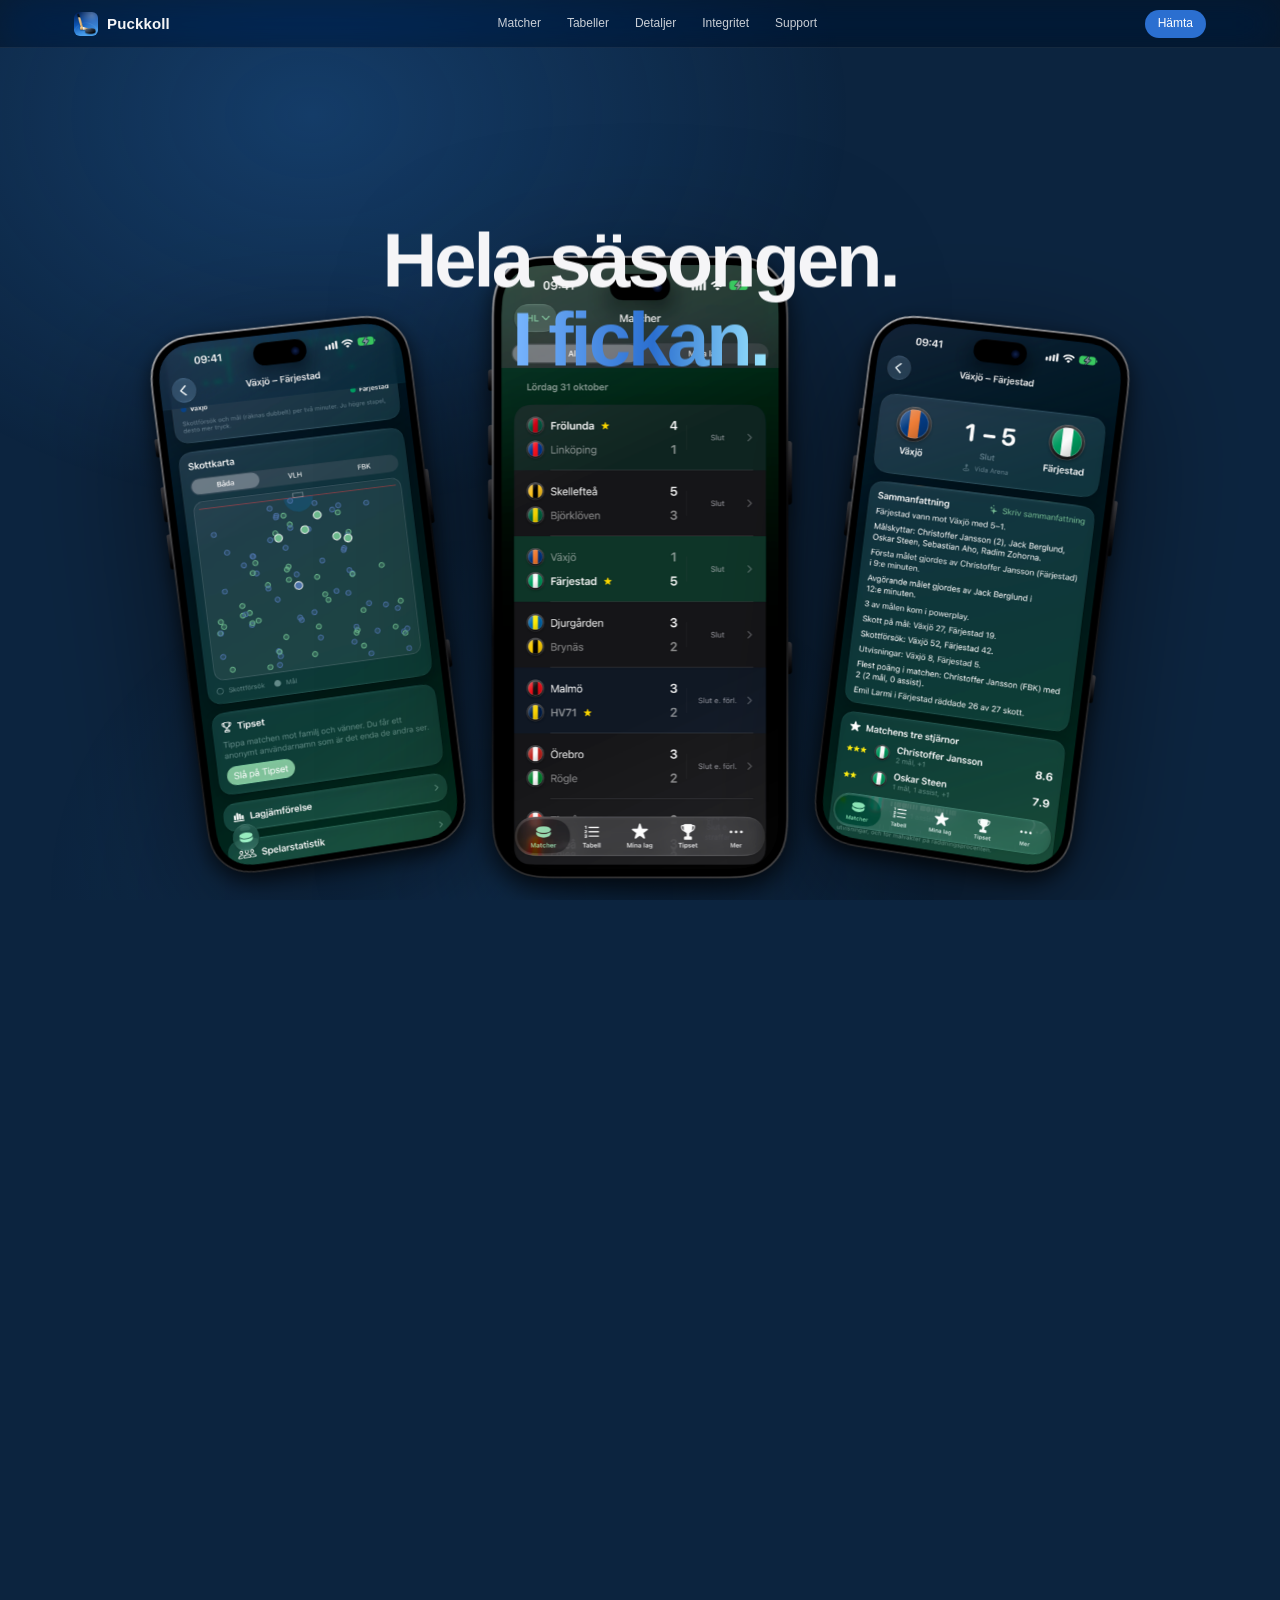
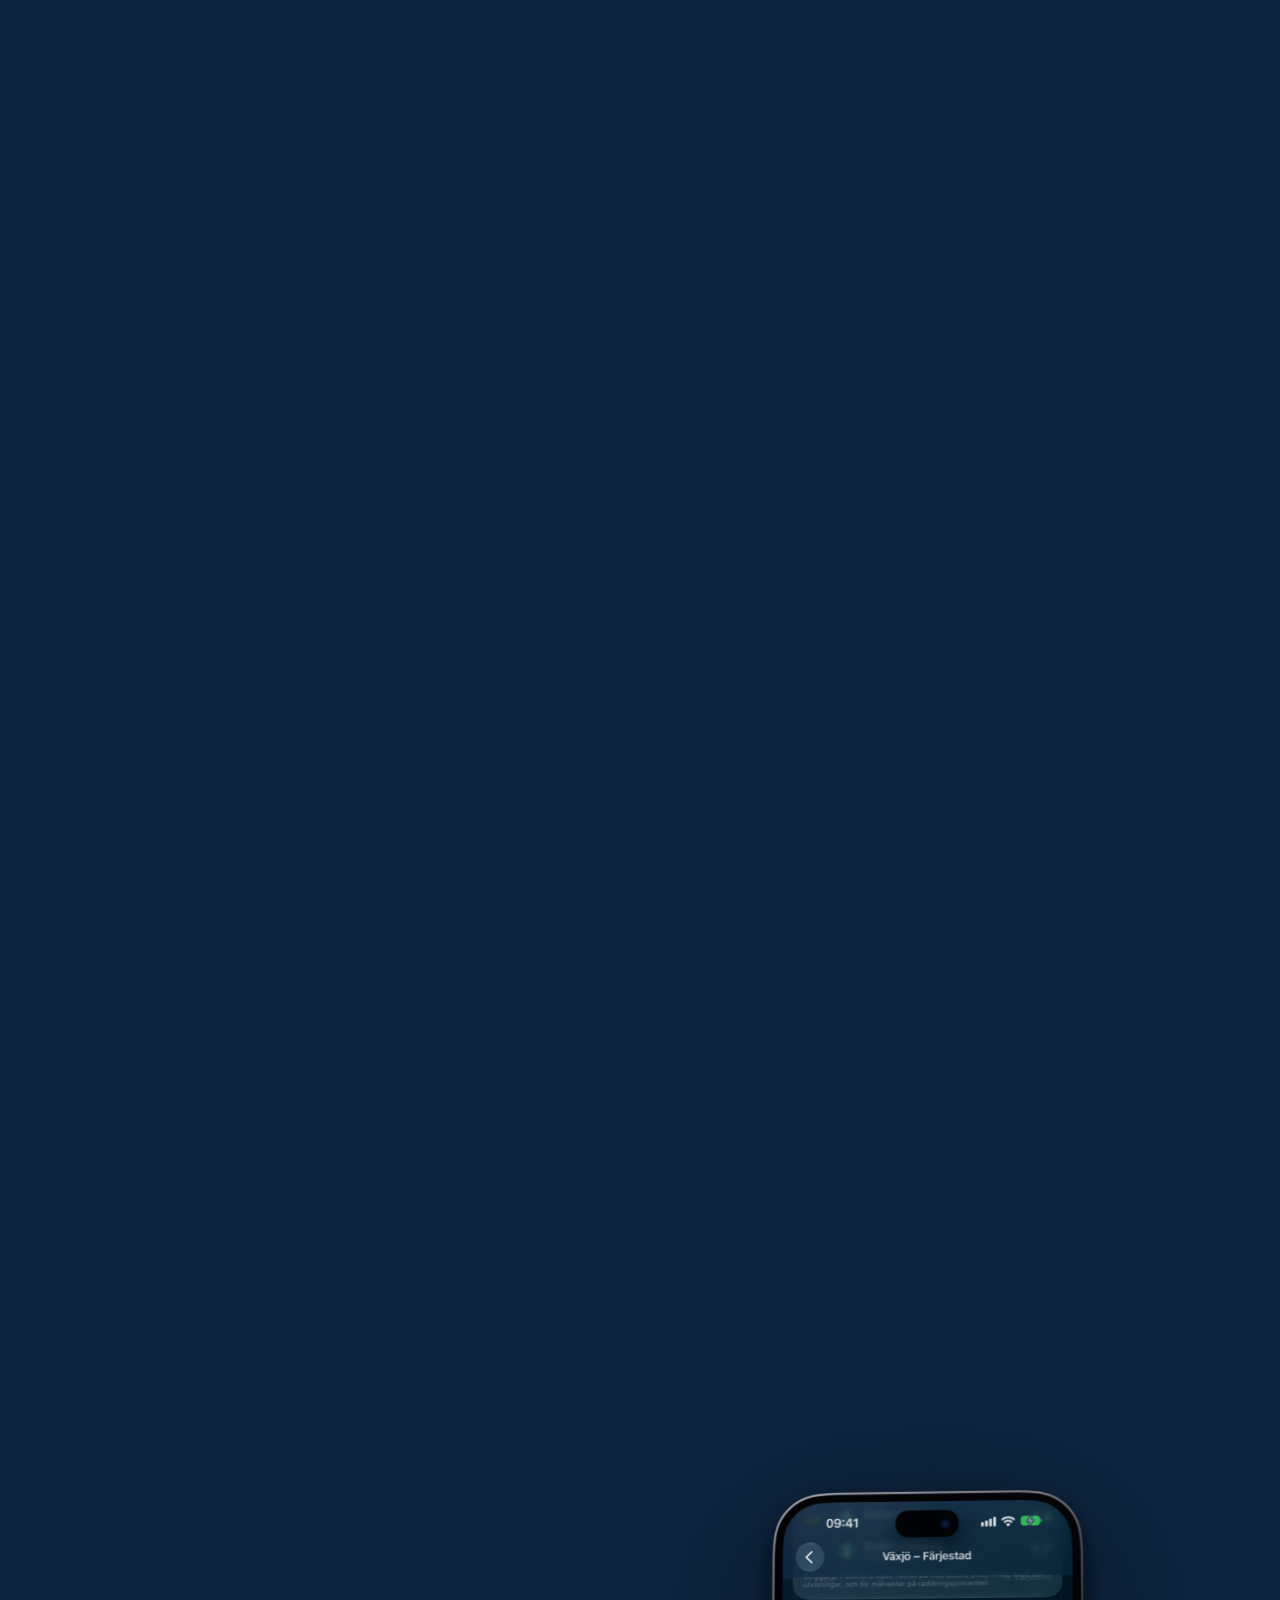
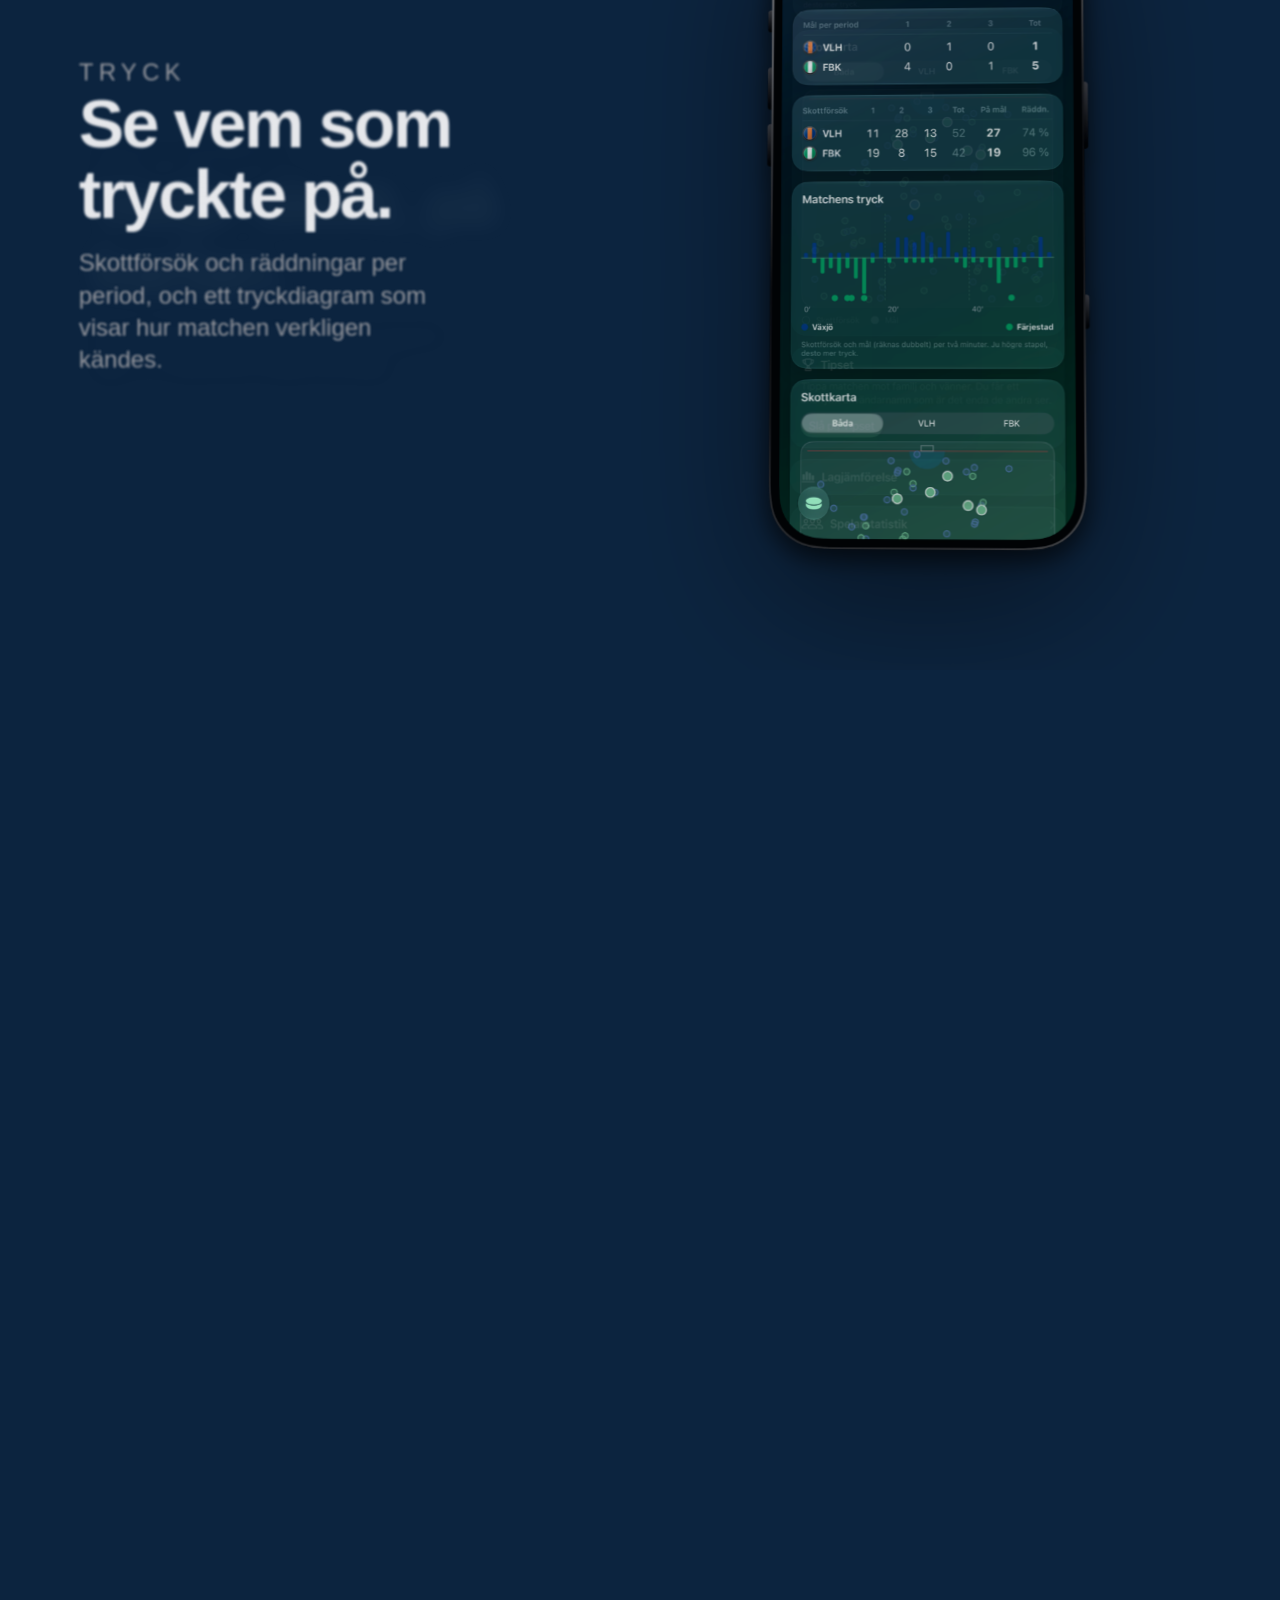
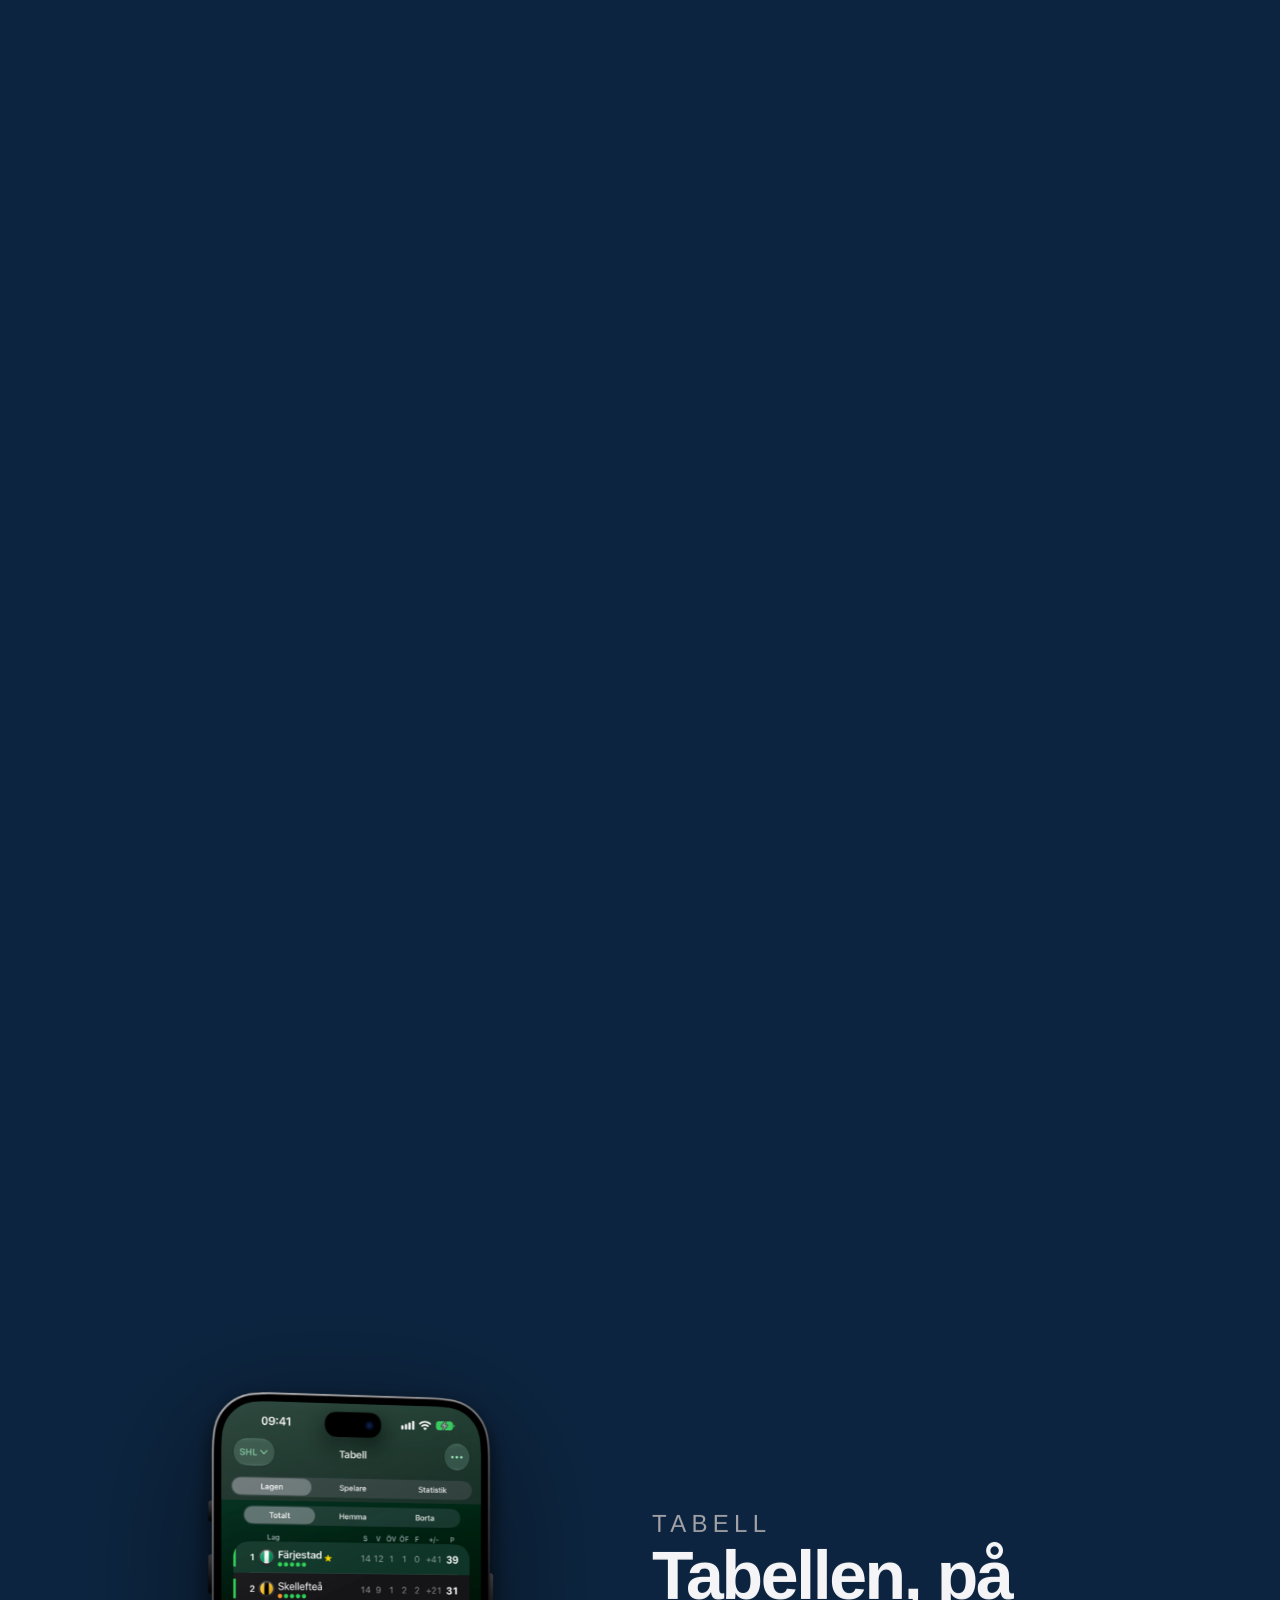
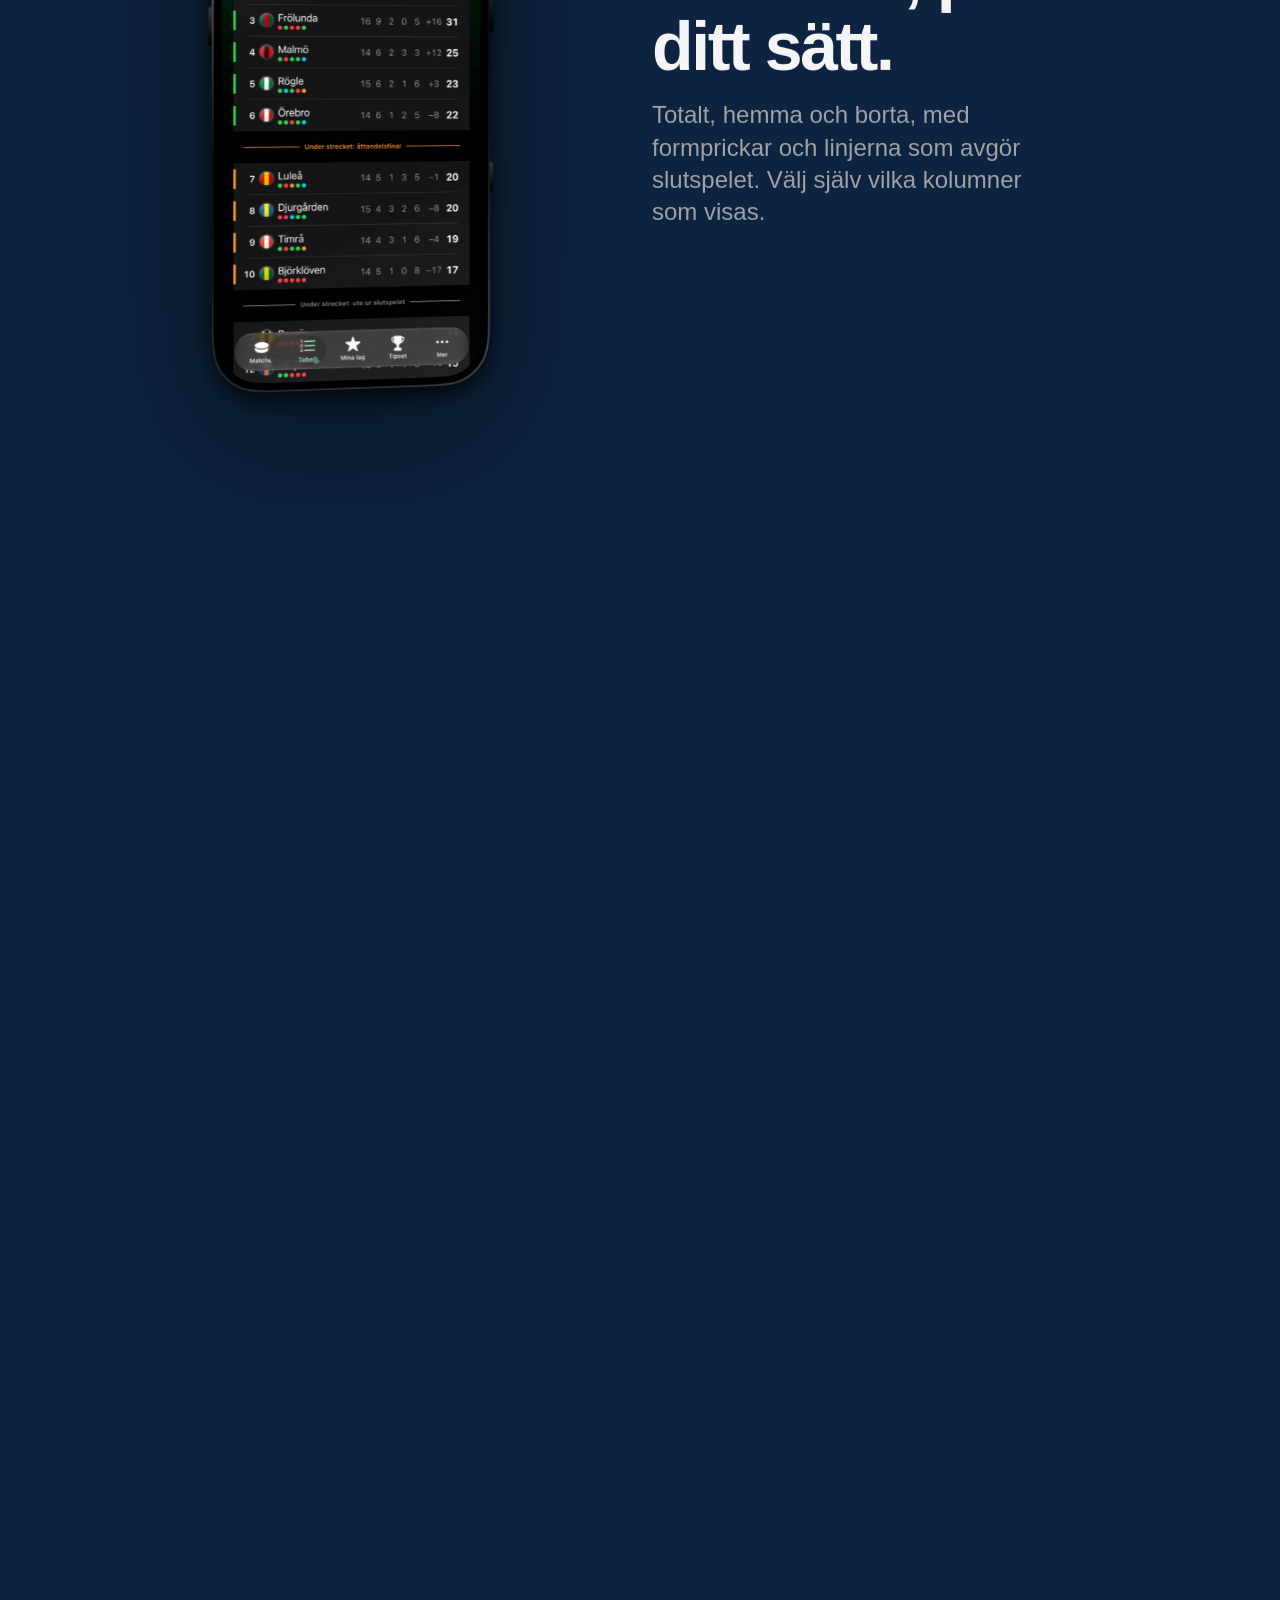
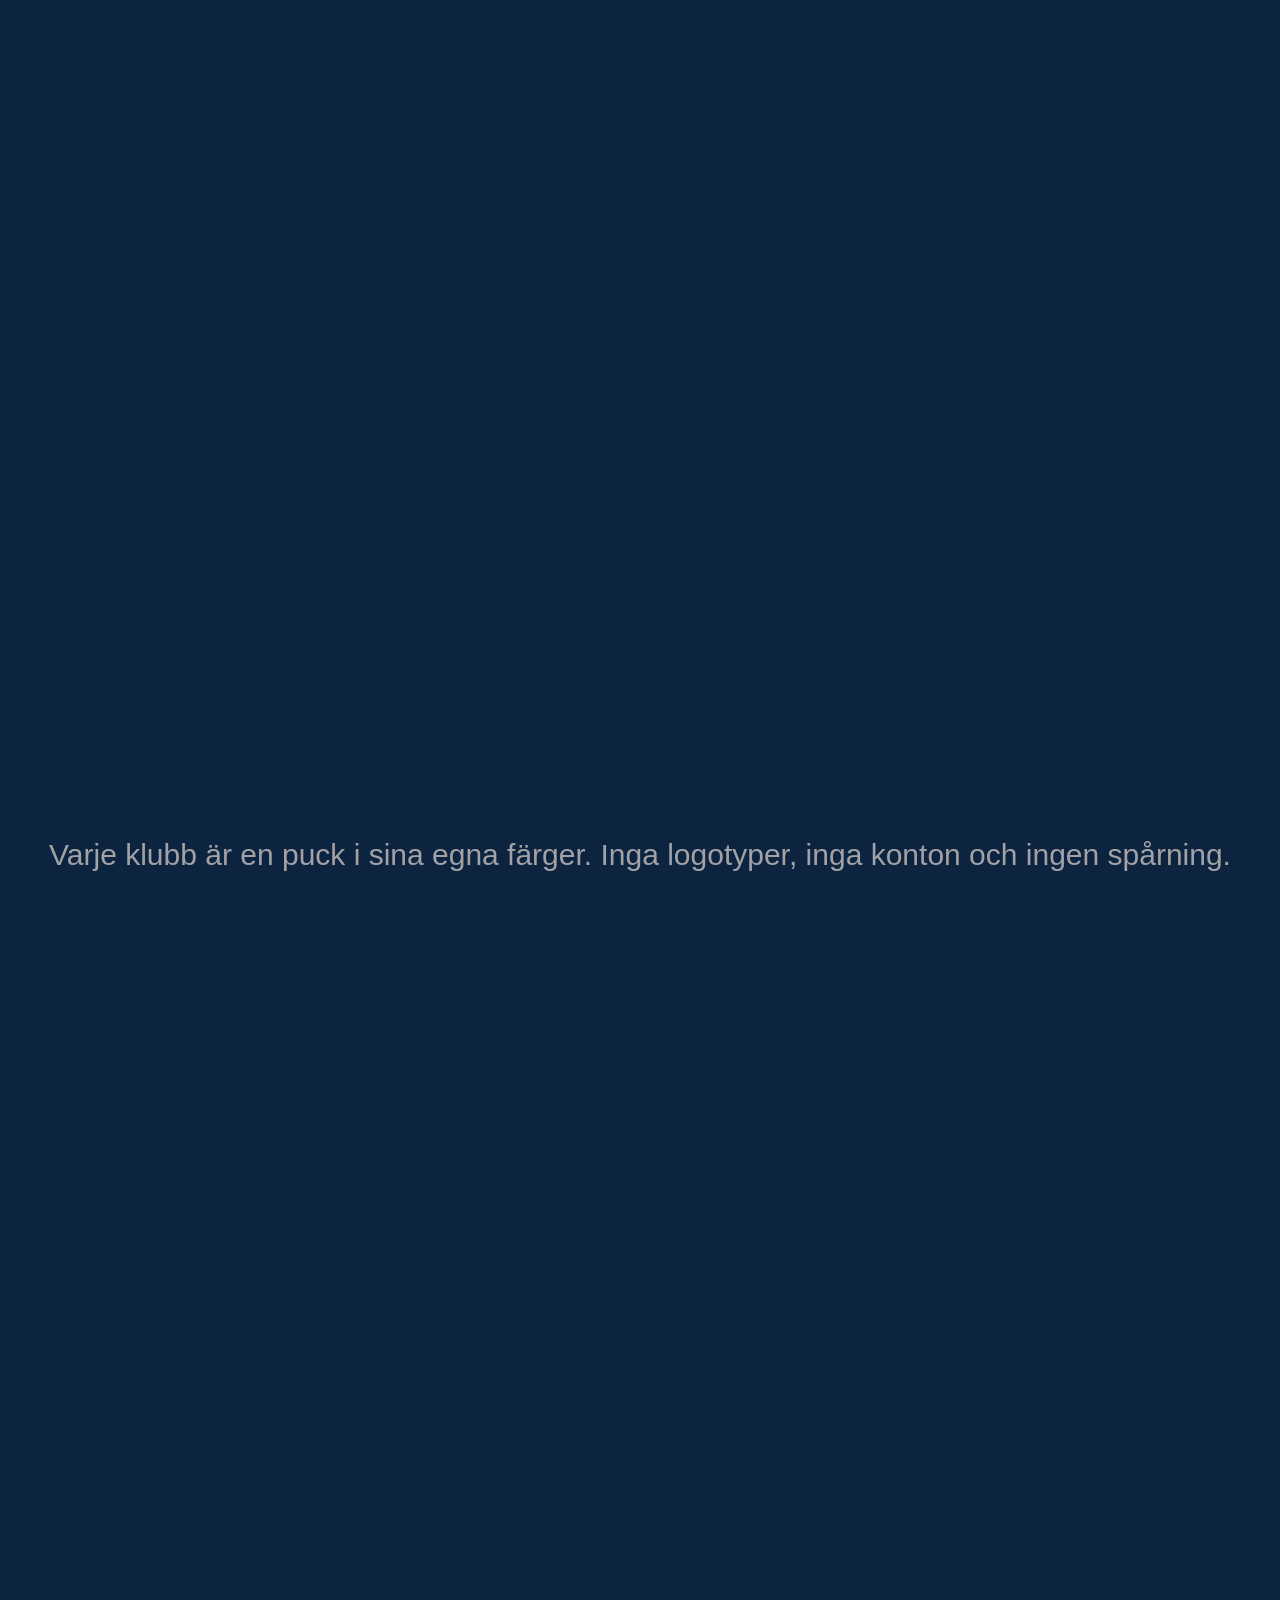
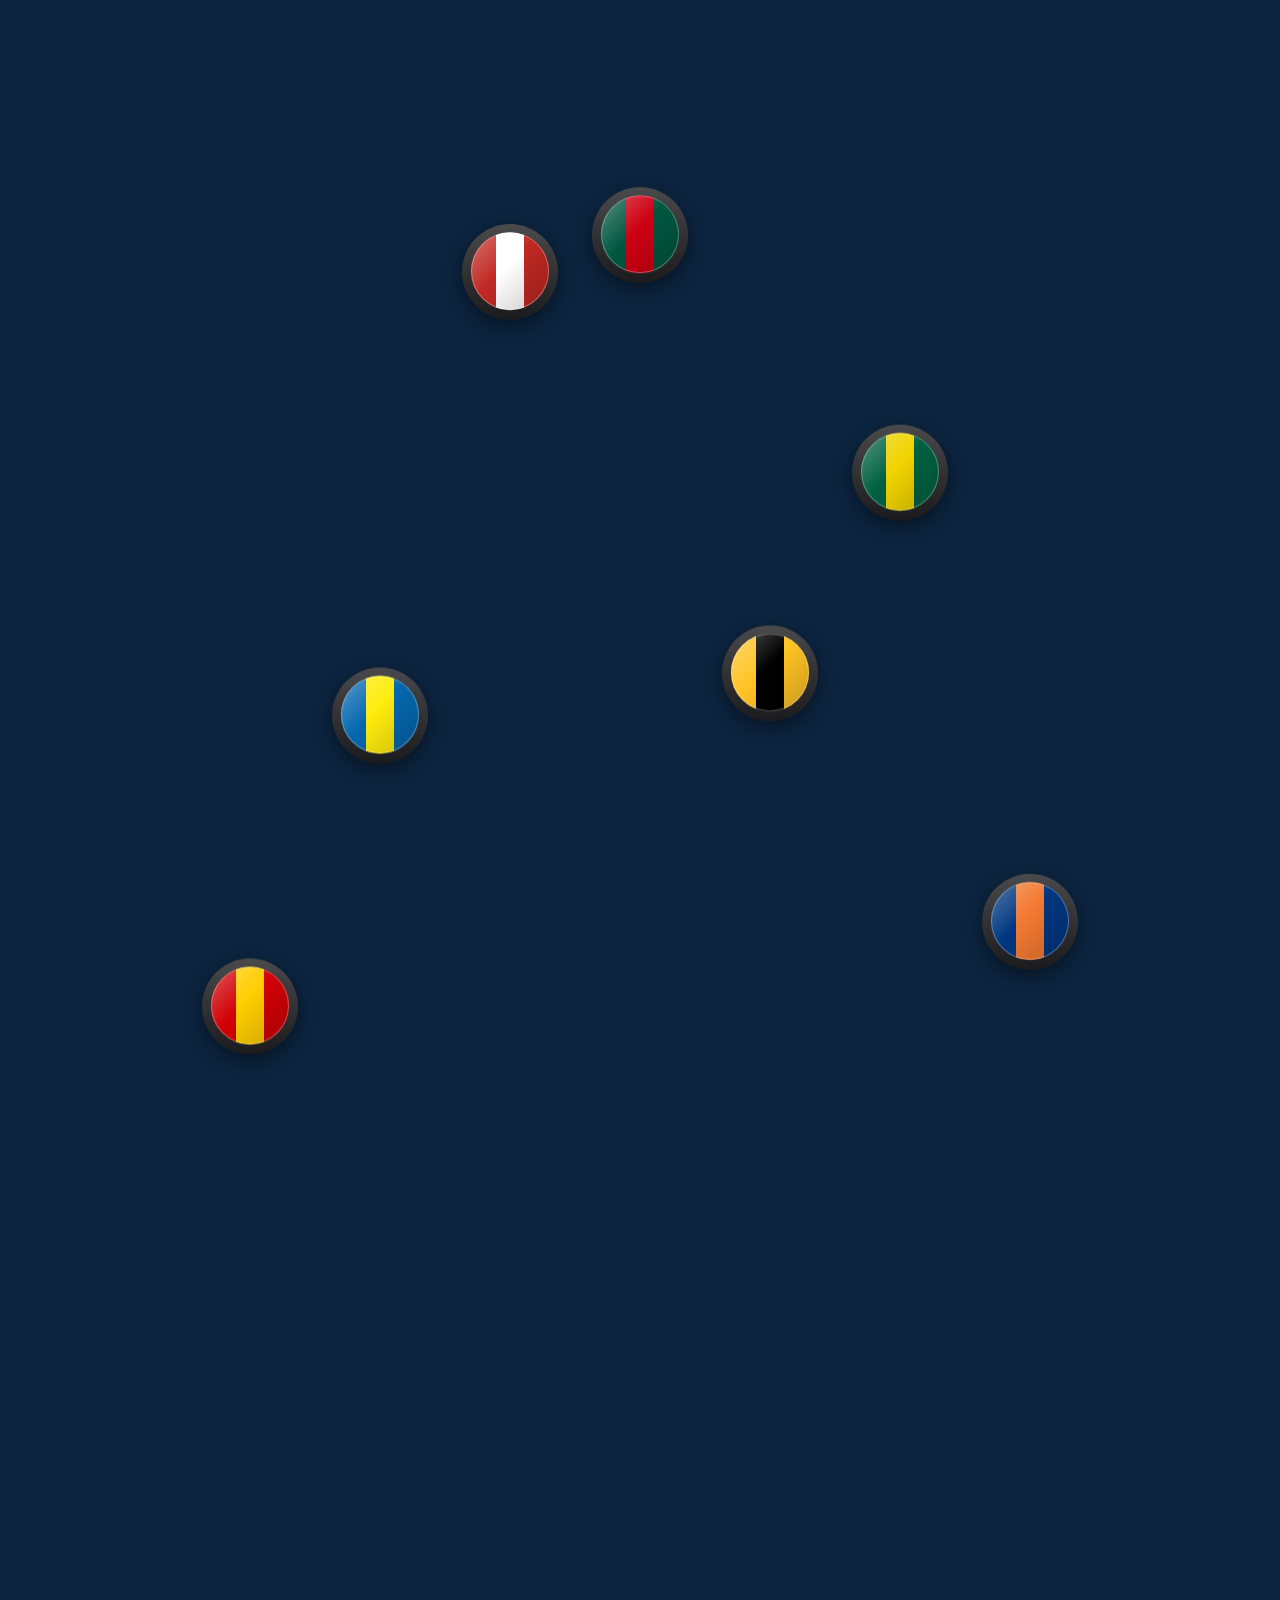
<file: index.html>
<!doctype html>
<html lang="sv">
<head>
  <meta charset="utf-8">
  <meta name="viewport" content="width=device-width, initial-scale=1, viewport-fit=cover">
  <title>Puckkoll – följ ditt hockeylag i SHL, SDHL och HockeyAllsvenskan</title>
  <meta name="description" content="Puckkoll är en app för iPhone och iPad för svensk ishockey: schema, live-resultat, skottkartor, tabeller, målnotiser, Live Activities, en Apple Watch-app och Tipset. Inga konton, ingen reklam, ingen spårning.">
  <meta name="theme-color" content="#060b17">
  <link rel="icon" type="image/png" href="assets/favicon.png">
  <link rel="apple-touch-icon" href="assets/apple-touch-icon.png">
  <meta property="og:title" content="Puckkoll">
  <meta property="og:description" content="Följ ditt hockeylag i SHL, SDHL och HockeyAllsvenskan: mål, tabeller, skottkartor och Tipset för iPhone och iPad. Inga konton, ingen spårning.">
  <meta property="og:type" content="website">
  <meta property="og:url" content="https://idrewn.github.io/puckkoll-site/">
  <meta property="og:image" content="https://idrewn.github.io/puckkoll-site/assets/og.jpg">
  <link rel="stylesheet" href="motion.css">
  <link rel="stylesheet" href="theme.css">
</head>
<body>
<div class="ambient" aria-hidden="true"></div>
<header class="nav"><div class="wrap">
  <a class="brand" href="./"><img src="assets/icon.png" alt="" width="24" height="24">Puckkoll</a>
  <ul><li><a href="#matcher">Matcher</a></li><li><a href="#tabeller">Tabeller</a></li><li><a href="#details">Detaljer</a></li><li><a href="integritet.html">Integritet</a></li><li><a href="support.html">Support</a></li></ul>
  <a class="buy" href="https://apps.apple.com/se/app/puckkoll/id6828416510">Hämta</a>
</div></header>
<main>
<section class="stage hero" id="top" style="--n:3.3" data-stage data-bg="#060b17" data-glow="43,111,208">
  <div class="pin">
    <div class="hero-copy" data-beat="-1,-0.5,0.2,0.46" data-travel="-110">
      <p class="eyebrow">SHL · SDHL · HockeyAllsvenskan</p>
      <h1>Puckkoll.<br><span class="grad">Varje byte. Varje skott.</span></h1>
      <p class="lead">Ditt lag på iPhone, iPad, Apple Watch och låsskärmen. Live-resultat, skottkartor och en notis när det gäller.</p>
      <div class="cta"><a class="pill fill" href="https://apps.apple.com/se/app/puckkoll/id6828416510">Hämta på App Store</a><a class="pill line" href="#matcher">Se hur det funkar</a></div>
    </div>
    <p class="hero-tag" data-beat="0.42,0.62,2,3" data-travel="50">Hela säsongen.<br><span class="grad">I fickan.</span></p>
    <div class="fan"><div class="device" data-motion="fan" data-i="0" data-n="3"><img src="assets/phone-shotmap.png" alt="Skottkarta över en match" width="1306" height="2360"></div><div class="device" data-motion="fan" data-i="1" data-n="3"><img src="assets/phone-matches.png" alt="Schemat med live- och slutresultat" width="1306" height="2360"></div><div class="device" data-motion="fan" data-i="2" data-n="3"><img src="assets/phone-match.png" alt="En matchsida med sammanfattning och tre stjärnor" width="1306" height="2360"></div></div>
  </div>
</section>
<section class="stage" id="matcher" style="--n:6.95" data-stage data-bg="#08162e" data-glow="43,111,208">
  <i class="mark" aria-hidden="true" data-bg="#08162e" data-glow="43,111,208" style="position:absolute;left:0;top:14.33%;width:1px;height:1px"></i>
<i class="mark" aria-hidden="true" data-bg="#0a2a26" data-glow="20,150,110" style="position:absolute;left:0;top:28.60%;width:1px;height:1px"></i>
<i class="mark" aria-hidden="true" data-bg="#0b2438" data-glow="30,120,180" style="position:absolute;left:0;top:42.87%;width:1px;height:1px"></i>
<i class="mark" aria-hidden="true" data-bg="#0b2240" data-glow="43,111,208" style="position:absolute;left:0;top:57.13%;width:1px;height:1px"></i>
<i class="mark" aria-hidden="true" data-bg="#0e2c3c" data-glow="30,140,170" style="position:absolute;left:0;top:71.40%;width:1px;height:1px"></i>
<i class="mark" aria-hidden="true" data-bg="#14203e" data-glow="90,110,220" style="position:absolute;left:0;top:85.67%;width:1px;height:1px"></i>
  <div class="pin split">
    <div class="copy"><div class="beat" data-beat="-1.000,-0.500,0.117,0.217">
        <p class="eyebrow">Matcher</p>
        <h2>Hela säsongen. Live.</h2>
        <p>Varje match, grupperad per dag, med live-resultat som tickar. Dina lag är markerade, och spoilerfritt läge döljer resultatet tills du trycker.</p>
      </div><div class="beat" data-beat="0.117,0.217,0.283,0.383">
        <p class="eyebrow">Matchsida</p>
        <h2>Varje match får en egen sida.</h2>
        <p>Resultattavla, en sammanfattning skriven på din iPhone av Apple Intelligence där den finns, och matchens tre stjärnor.</p>
      </div><div class="beat" data-beat="0.283,0.383,0.450,0.550">
        <p class="eyebrow">Händelser</p>
        <h2>Mål och utvisningar, period för period.</h2>
        <p>Varje mål med målskytt och assist, och varje utvisning med längd och typ.</p>
      </div><div class="beat" data-beat="0.450,0.550,0.617,0.717">
        <p class="eyebrow">Tryck</p>
        <h2>Se vem som tryckte på.</h2>
        <p>Skottförsök och räddningar per period, och ett tryckdiagram som visar hur matchen verkligen kändes.</p>
      </div><div class="beat" data-beat="0.617,0.717,0.783,0.883">
        <p class="eyebrow">Skottkarta</p>
        <h2>Varje skott, på kartan.</h2>
        <p>Skottförsök och mål utritade lag för lag, ur matchens play-by-play.</p>
      </div><div class="beat" data-beat="0.783,0.883,2.000,3.000">
        <p class="eyebrow">Jämför</p>
        <h2>Sida vid sida.</h2>
        <p>Mål, skott, räddningar, powerplay, tekningar, utvisningsminuter och tacklingar för de två lagen i en vy.</p>
      </div></div>
    <div class="devwrap"><div class="device" data-motion="sway"><img data-beat="-1.000,-0.500,0.107,0.227" src="assets/phone-matches.png" alt="Schemat med slutresultat" loading="lazy" width=1306 height=2360><img data-beat="0.107,0.227,0.273,0.393" src="assets/phone-match.png" alt="En matchsida med sammanfattning och tre stjärnor" loading="lazy" width=1306 height=2360><img data-beat="0.273,0.393,0.440,0.560" src="assets/phone-events.png" alt="Mål och utvisningar per period" loading="lazy" width=1306 height=2360><img data-beat="0.440,0.560,0.607,0.727" src="assets/phone-pressure.png" alt="Mål per period, skottförsök och matchens tryck" loading="lazy" width=1306 height=2360><img data-beat="0.607,0.727,0.773,0.893" src="assets/phone-shotmap.png" alt="Skottkartan" loading="lazy" width=1306 height=2360><img data-beat="0.773,0.893,2.000,3.000" src="assets/phone-compare.png" alt="Lagjämförelse" loading="lazy" width=1306 height=2360></div></div>
  </div>
</section>
<section class="stage" id="tabeller" style="--n:4.1" data-stage data-bg="#0a1f33" data-glow="43,150,200">
  <i class="mark" aria-hidden="true" data-bg="#0a1f33" data-glow="43,150,200" style="position:absolute;left:0;top:24.80%;width:1px;height:1px"></i>
<i class="mark" aria-hidden="true" data-bg="#0b2a36" data-glow="30,160,140" style="position:absolute;left:0;top:50.00%;width:1px;height:1px"></i>
<i class="mark" aria-hidden="true" data-bg="#0a2a20" data-glow="20,150,100" style="position:absolute;left:0;top:75.20%;width:1px;height:1px"></i>
  <div class="pin split flip">
    <div class="copy"><div class="beat" data-beat="-1.000,-0.500,0.283,0.383">
        <p class="eyebrow">Tabell</p>
        <h2>Tabellen, på ditt sätt.</h2>
        <p>Totalt, hemma och borta, med formprickar och linjerna som avgör slutspelet. Välj själv vilka kolumner som visas.</p>
      </div><div class="beat" data-beat="0.283,0.383,0.617,0.717">
        <p class="eyebrow">Spelare</p>
        <h2>Spelarna bakom siffrorna.</h2>
        <p>Poäng, mål, assist, plus/minus, utvisningar, skott och målvakter i hela ligan, med dina lags spelare markerade.</p>
      </div><div class="beat" data-beat="0.617,0.717,2.000,3.000">
        <p class="eyebrow">Mina lag</p>
        <h2>Dina lag, samlade.</h2>
        <p>Nästa match och senaste resultat för varje lag du följer, i lagets egna färger.</p>
      </div></div>
    <div class="devwrap"><div class="device" data-motion="sway"><img data-beat="-1.000,-0.500,0.273,0.393" src="assets/phone-table.png" alt="SHL-tabellen" loading="lazy" width=1306 height=2360><img data-beat="0.273,0.393,0.607,0.727" src="assets/phone-players.png" alt="Poängligan" loading="lazy" width=1306 height=2360><img data-beat="0.607,0.727,2.000,3.000" src="assets/phone-myteams.png" alt="Mina lag" loading="lazy" width=1306 height=2360></div></div>
  </div>
</section>
<section class="stage numbers" style="--n:2.6" data-stage data-bg="#0d1530" data-glow="90,90,230">
  <div class="pin"><div class="row" data-zoom><div><div class="n grad" data-count="14" data-pre="" data-suf="">0</div><div class="l">SHL-klubbar</div></div><div><div class="n grad" data-count="3" data-pre="" data-suf="">0</div><div class="l">ligor</div></div><div><div class="n grad" data-count="0" data-pre="" data-suf="">0</div><div class="l">konton</div></div></div><p class="sentence">Varje klubb är en puck i sina egna färger. Inga logotyper, inga konton och ingen spårning.</p></div>
</section>
<section class="block center" data-bg="#0b1426" data-glow="43,111,208"><div class="wrap"><p class="eyebrow" data-reveal>Klubbarna</p><h2 data-reveal>Fjorton pucks. En säsong.</h2><div class="pucks" style="margin-top:56px"><span class="puck big" style="--a:#FFCC00;--b:#000000;" title="Brynäs" data-parallax="0.1"></span><span class="puck big" style="--a:#0568AF;--b:#FFEC0D;" title="Djurgården" data-parallax="-0.06"></span><span class="puck big" style="--a:#009B5E;--b:#FFFFFF;" title="Färjestad" data-parallax="0.14"></span><span class="puck big" style="--a:#00573F;--b:#CE0014;" title="Frölunda" data-parallax="-0.12"></span><span class="puck big" style="--a:#04244F;--b:#FCD30B;" title="HV71" data-parallax="0.05"></span><span class="puck big" style="--a:#006241;--b:#F0D300;" title="IF Björklöven" data-parallax="-0.09"></span><span class="puck big" style="--a:#003690;--b:#FF151F;" title="Linköping" data-parallax="0.12"></span><span class="puck big" style="--a:#D20106;--b:#FFCD00;" title="Luleå" data-parallax="-0.04"></span><span class="puck big" style="--a:#EE161F;--b:#1E191A;" title="Malmö" data-parallax="0.08"></span><span class="puck big" style="--a:#C12823;--b:#FFFFFF;" title="Örebro" data-parallax="-0.13"></span><span class="puck big" style="--a:#088332;--b:#FFFFFF;" title="Rögle" data-parallax="0.06"></span><span class="puck big" style="--a:#FFC323;--b:#000000;" title="Skellefteå" data-parallax="-0.08"></span><span class="puck big" style="--a:#EC3E34;--b:#FFFFFF;" title="Timrå" data-parallax="0.11"></span><span class="puck big" style="--a:#003781;--b:#F37932;" title="Växjö" data-parallax="-0.05"></span></div></div></section>
<section class="block center" id="details" data-bg="#0a1226" data-glow="43,111,208">
  <div class="wrap">
    <p class="eyebrow" data-reveal>Detaljer</p>
    <h2 data-reveal>Gjord för matchkvällen.</h2>
    <p class="lead" data-reveal>Det du vill veta om ditt lag, och inget du inte bett om.</p>
    <div class="bento"><div class="tile w4 hot" data-reveal><span class="k">Notiser</span><h3>Målen, i samma stund.</h3><p>Mål, laguppställning, pucksläpp, periodvila och slutsignal, lag för lag. En Live Activity håller resultatet på låsskärmen, och en widget och en Apple Watch-app visar nästa match.</p></div><div class="tile " data-reveal><span class="k">Tipset</span><h3>Tippa med vänner.</h3><p>Tippa varje match, gå med i en grupp med en kod och följ tabellen för säsongen och veckan under påhittade smeknamn. Avstängt tills du slår på det.</p></div><div class="tile " data-reveal><span class="k">Spelare</span><h3>Följ en spelare.</h3><p>Få en notis för mål, assist och utvisningar.</p></div><div class="tile " data-reveal><span class="k">Spoilers</span><h3>Spoilerfritt läge.</h3><p>Dölj resultaten tills du trycker, och fördröj notiserna 30 sekunder om du ser matchen på tv.</p></div><div class="tile " data-reveal><span class="k">Ligor</span><h3>Tre ligor.</h3><p>SHL, SDHL och HockeyAllsvenskan från menyn överst. Notiser och Tipset finns än så länge för SHL.</p></div><div class="tile w3" data-reveal><span class="k">Duo</span><h3>Gjord för iPhone Duo.</h3><p>Listan på ena skärmen och matchen på den andra, med egen layout runt vecket.</p></div><div class="tile w3" data-reveal><span class="k">Privat</span><h3>Privat på riktigt.</h3><p>Inga konton, ingen reklam och ingen spårning. Servern vet bara det den behöver för att skicka en notis. <a href="integritet.html">Läs integritetspolicyn</a>.</p></div></div>
  </div>
</section>
<section class="block center" id="ipad" data-bg="#0a1226" data-glow="43,111,208">
  <div class="wrap">
    <p class="eyebrow" data-reveal>iPad</p>
    <h2 data-reveal>Nu också på iPad.</h2>
    <p class="lead" data-reveal>Listan med matcher på ena sidan och hela matchen på den andra: sammanfattning, tre stjärnor, skott och tryck.</p>
    <img src="assets/ipad-match.png" alt="Puckkoll på iPad: matchlistan till vänster och en avslutad match med sammanfattning och matchens tre stjärnor till höger" width="1800" height="1251" loading="lazy" style="display:block;margin:48px auto 0;width:100%;max-width:960px;height:auto;border-radius:28px;box-shadow:0 30px 80px rgba(0,0,0,.45)" data-reveal>
  </div>
</section>
<section class="cta-block" id="get" data-bg="#060b17" data-glow="43,111,208">
  <div class="wrap">
    <img class="icon" src="assets/icon.png" alt="Puckkoll app icon" width="132" height="132" data-reveal>
    <h2 data-reveal>Skaffa Puckkoll.</h2>
    <p class="lead" data-reveal>Nu på App Store. För iPhone och iPad med iOS 26 eller senare, på svenska och engelska.</p>
    <div class="cta" data-reveal><a class="pill fill" href="https://apps.apple.com/se/app/puckkoll/id6828416510">Hämta på App Store</a><a class="pill line" href="support.html">Support</a></div>
    
  </div>
</section>
</main>
<footer><div class="wrap"><p>&copy; 2026 Anders Johansson. Puckkoll är gjord av <a href="https://github.com/iDrewn">Anders Johansson</a>.</p><p>Puckkoll är en oberoende app och har ingen koppling till SHL, SDHL, något lag eller Apple. Klubbarnas namn och färger tillhör dem; Puckkoll ritar egna märken och har inga officiella logotyper. iPhone, iPhone Duo, Apple Watch och Live Activities är varumärken eller funktioner som tillhör Apple Inc. Skärmbilderna visar appen i Xcodes simulator.</p><p><a href="integritet.html">Integritetspolicy</a> &middot; <a href="privacy.html">Privacy policy (English)</a> &middot; <a href="support.html">Support</a> &middot; <a href="https://www.instagram.com/puckkoll" rel="noopener">Instagram</a></p></div></footer>
<script src="motion.js" defer></script>
</body>
</html>
</file>
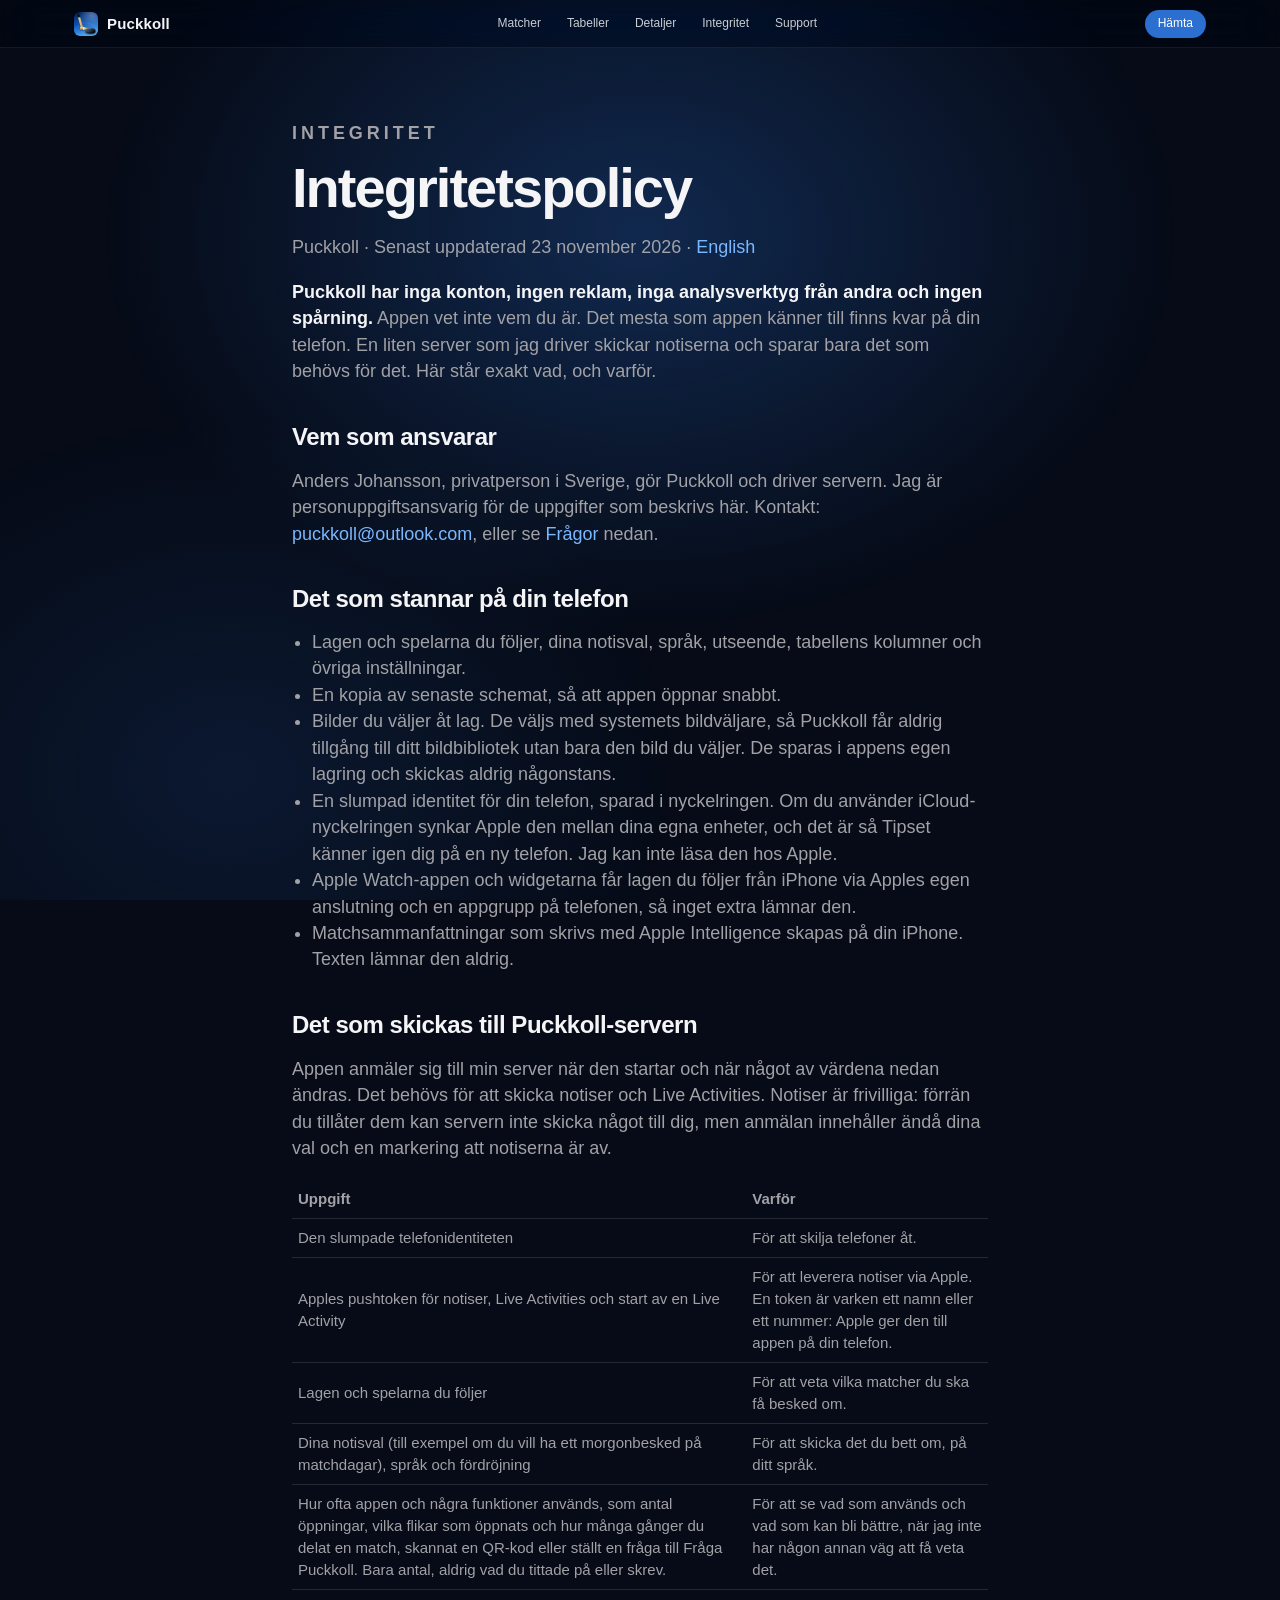
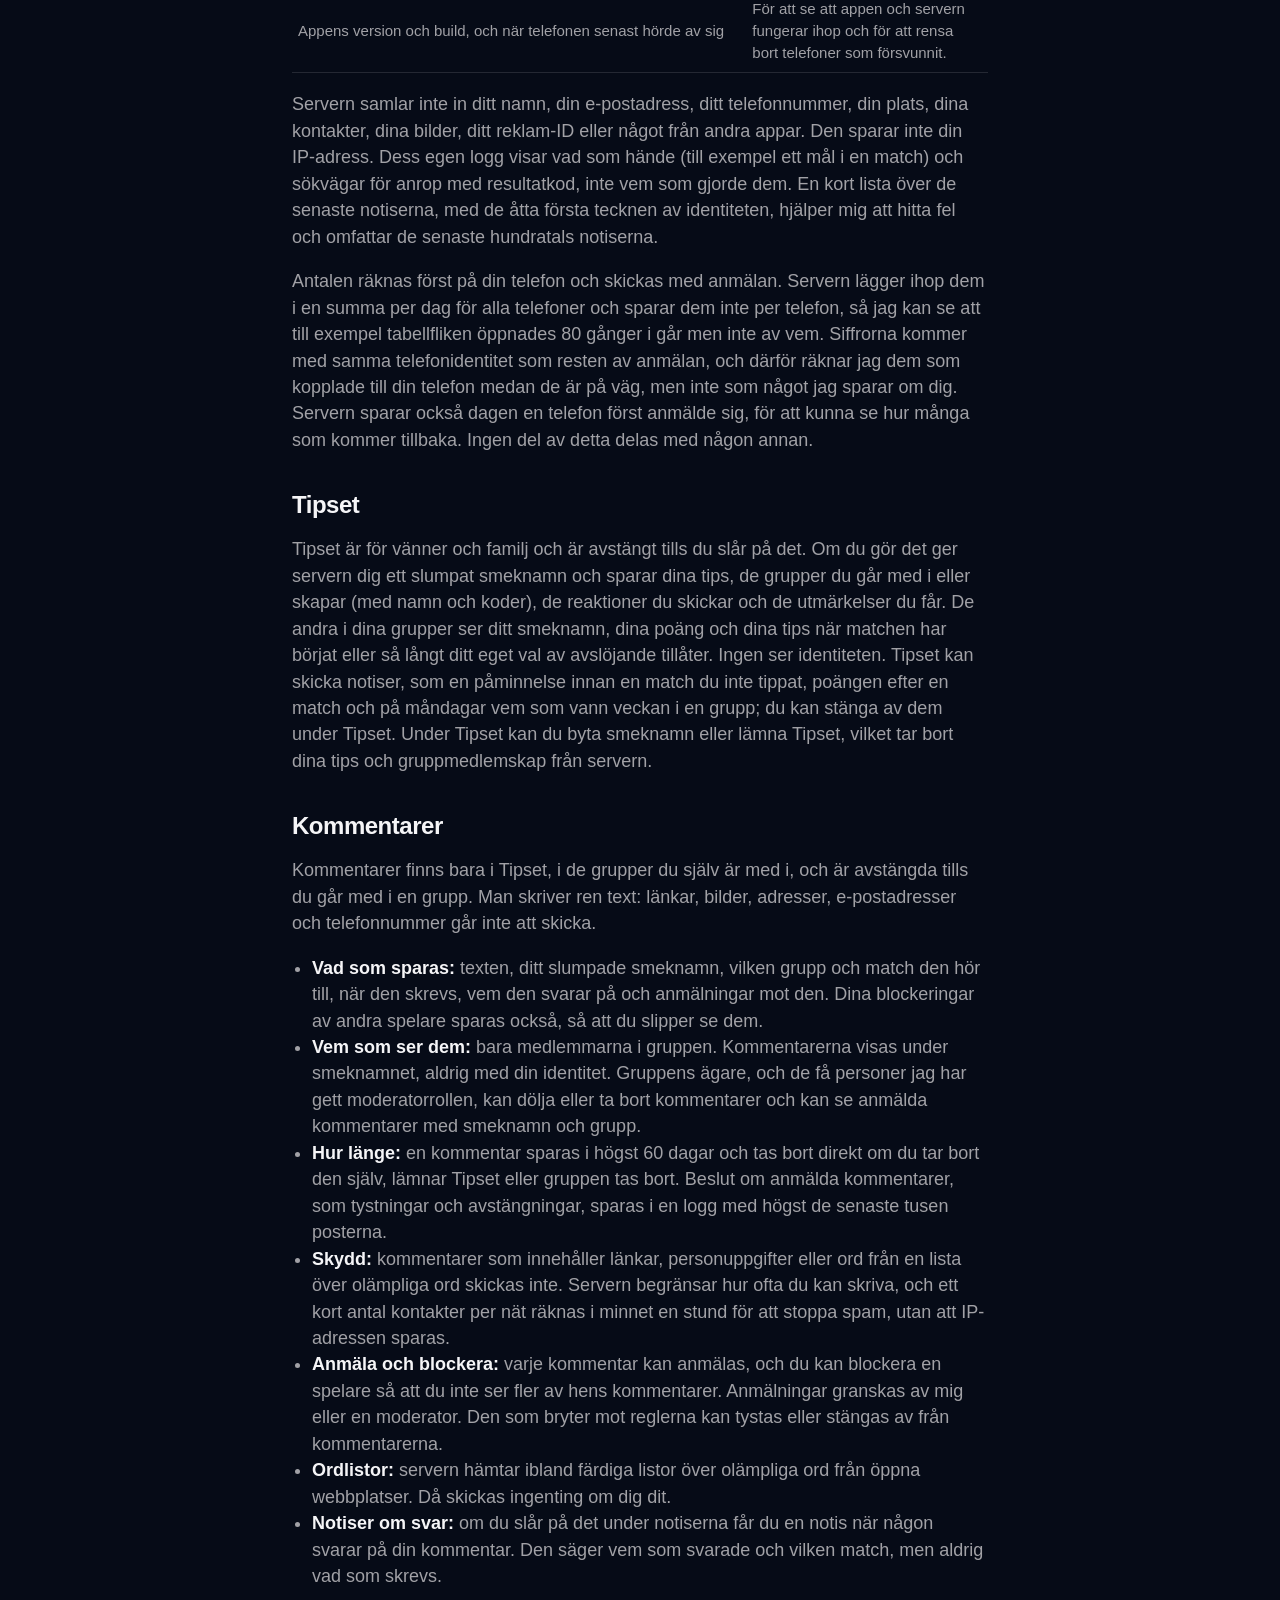
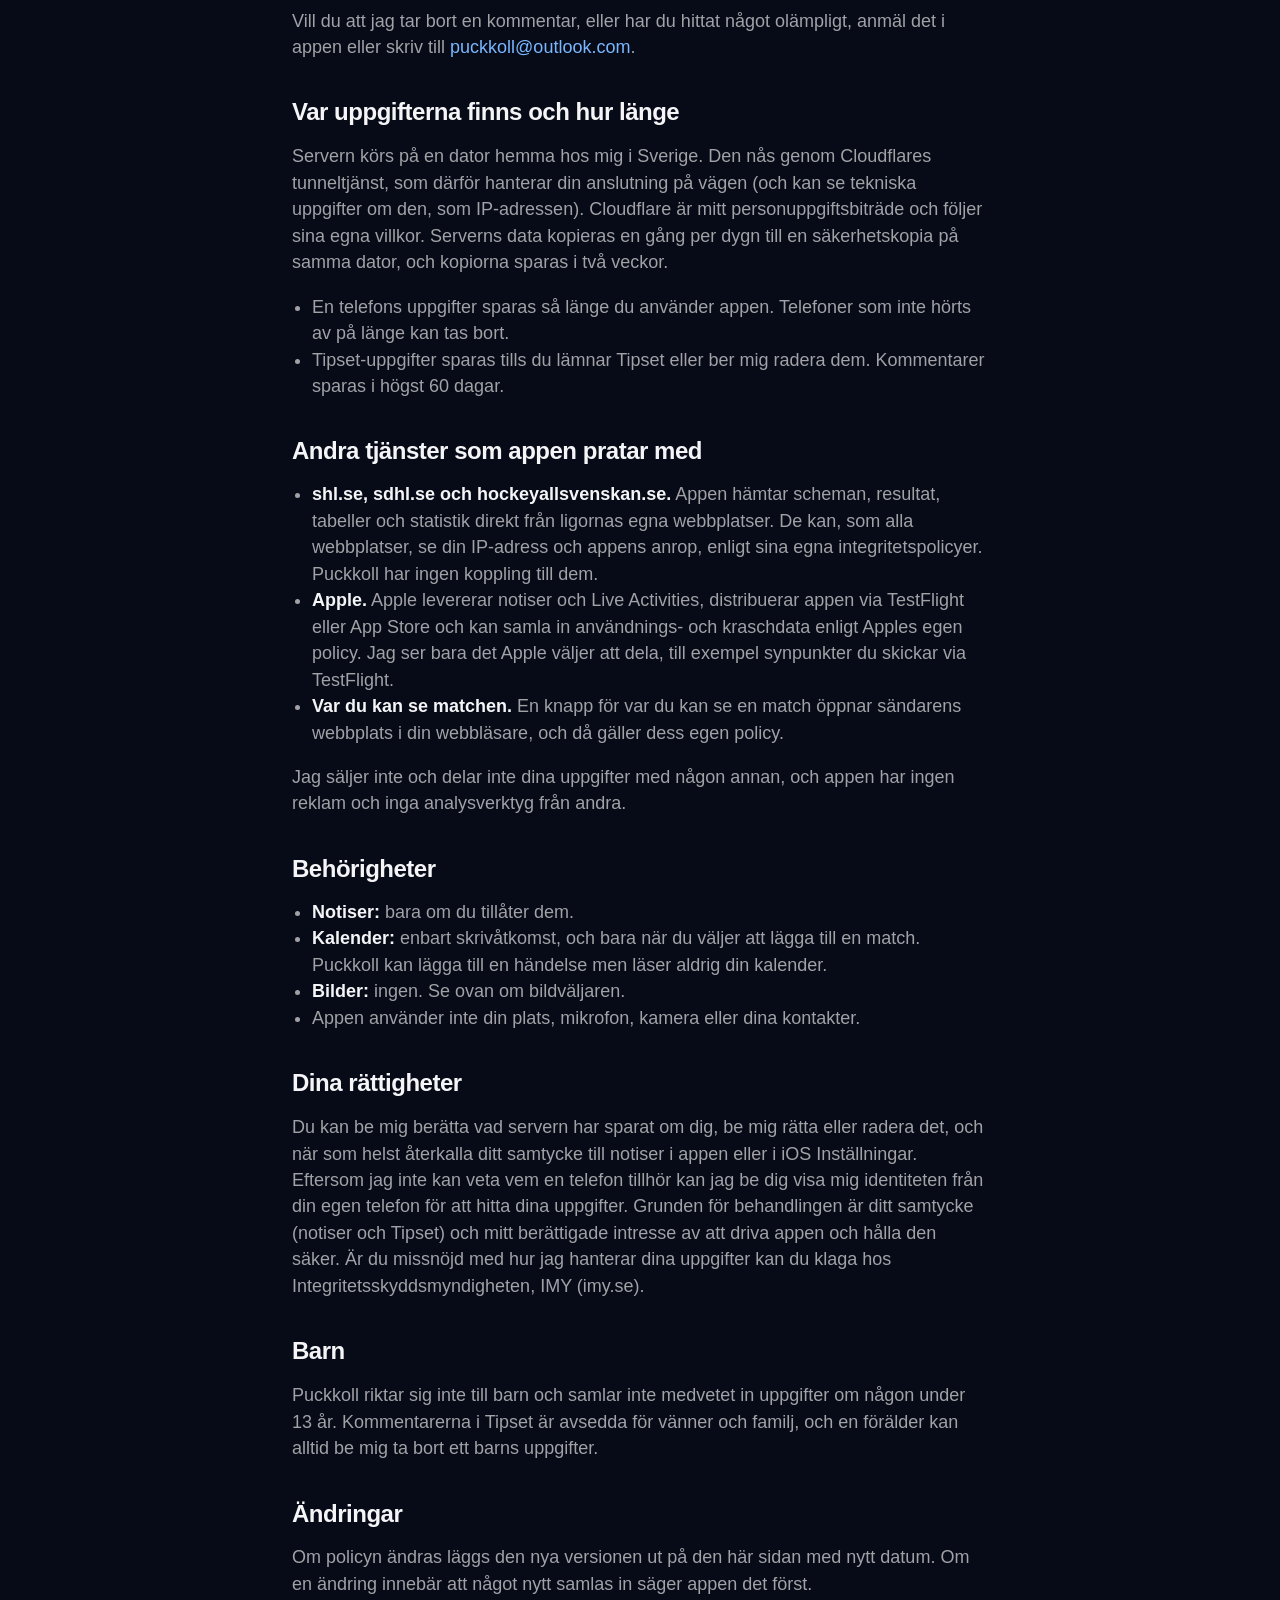
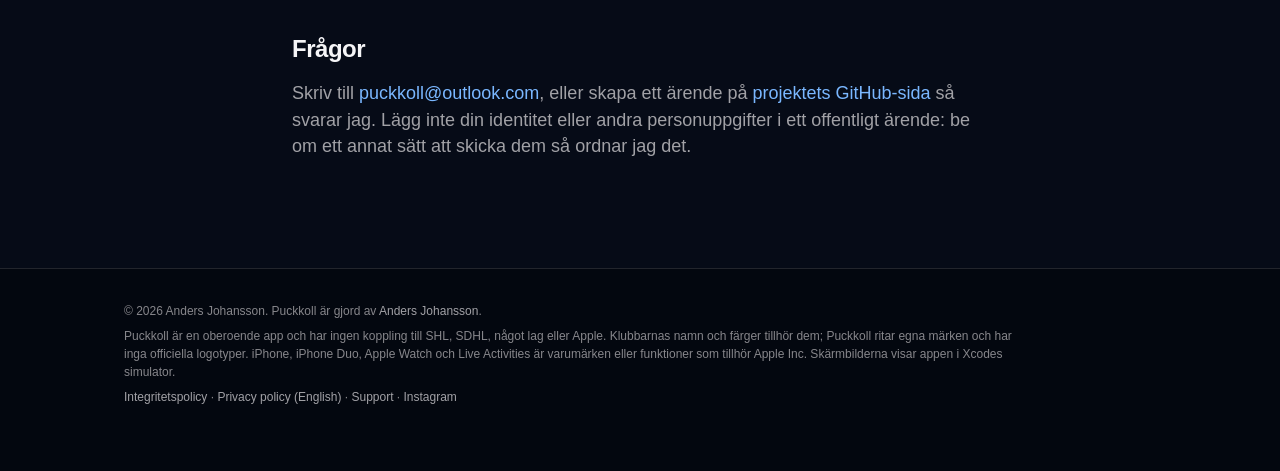
<file: integritet.html>
<!doctype html>
<html lang="sv">
<head>
  <meta charset="utf-8">
  <meta name="viewport" content="width=device-width, initial-scale=1, viewport-fit=cover">
  <title>Integritetspolicy – Puckkoll</title>
  <meta name="description" content="Så hanterar Puckkoll dina uppgifter.">
  <meta name="theme-color" content="#060b17">
  <link rel="icon" type="image/png" href="assets/favicon.png">
  <link rel="apple-touch-icon" href="assets/apple-touch-icon.png">
  <link rel="stylesheet" href="motion.css">
  <link rel="stylesheet" href="theme.css">
</head>
<body>
<div class="ambient" aria-hidden="true"></div>
<header class="nav"><div class="wrap">
  <a class="brand" href="./"><img src="assets/icon.png" alt="" width="24" height="24">Puckkoll</a>
  <ul><li><a href="./#matcher">Matcher</a></li><li><a href="./#tabeller">Tabeller</a></li><li><a href="./#details">Detaljer</a></li><li><a href="./integritet.html">Integritet</a></li><li><a href="./support.html">Support</a></li></ul>
  <a class="buy" href="https://apps.apple.com/se/app/puckkoll/id6828416510">Hämta</a>
</div></header>
<main class="doc">
  <article class="prose">
    <p class="eyebrow">Integritet</p>
  <h1>Integritetspolicy</h1>
    <p class="meta">Puckkoll &middot; Senast uppdaterad 23 november 2026 &middot; <a href="privacy.html">English</a></p>

    <p><strong>Puckkoll har inga konton, ingen reklam, inga analysverktyg från andra och ingen spårning.</strong> Appen vet inte vem du är. Det mesta som appen känner till finns kvar på din telefon. En liten server som jag driver skickar notiserna och sparar bara det som behövs för det. Här står exakt vad, och varför.</p>

    <h2>Vem som ansvarar</h2>
    <p>Anders Johansson, privatperson i Sverige, gör Puckkoll och driver servern. Jag är personuppgiftsansvarig för de uppgifter som beskrivs här. Kontakt: <a href="mailto:puckkoll@outlook.com">puckkoll@outlook.com</a>, eller se <a href="#fragor">Frågor</a> nedan.</p>

    <h2>Det som stannar på din telefon</h2>
    <ul>
      <li>Lagen och spelarna du följer, dina notisval, språk, utseende, tabellens kolumner och övriga inställningar.</li>
      <li>En kopia av senaste schemat, så att appen öppnar snabbt.</li>
      <li>Bilder du väljer åt lag. De väljs med systemets bildväljare, så Puckkoll får aldrig tillgång till ditt bildbibliotek utan bara den bild du väljer. De sparas i appens egen lagring och skickas aldrig någonstans.</li>
      <li>En slumpad identitet för din telefon, sparad i nyckelringen. Om du använder iCloud-nyckelringen synkar Apple den mellan dina egna enheter, och det är så Tipset känner igen dig på en ny telefon. Jag kan inte läsa den hos Apple.</li>
      <li>Apple Watch-appen och widgetarna får lagen du följer från iPhone via Apples egen anslutning och en appgrupp på telefonen, så inget extra lämnar den.</li>
      <li>Matchsammanfattningar som skrivs med Apple Intelligence skapas på din iPhone. Texten lämnar den aldrig.</li>
    </ul>

    <h2>Det som skickas till Puckkoll-servern</h2>
    <p>Appen anmäler sig till min server när den startar och när något av värdena nedan ändras. Det behövs för att skicka notiser och Live Activities. Notiser är frivilliga: förrän du tillåter dem kan servern inte skicka något till dig, men anmälan innehåller ändå dina val och en markering att notiserna är av.</p>
    <table>
      <tr><th>Uppgift</th><th>Varför</th></tr>
      <tr><td>Den slumpade telefonidentiteten</td><td>För att skilja telefoner åt.</td></tr>
      <tr><td>Apples pushtoken för notiser, Live Activities och start av en Live Activity</td><td>För att leverera notiser via Apple. En token är varken ett namn eller ett nummer: Apple ger den till appen på din telefon.</td></tr>
      <tr><td>Lagen och spelarna du följer</td><td>För att veta vilka matcher du ska få besked om.</td></tr>
      <tr><td>Dina notisval (till exempel om du vill ha ett morgonbesked på matchdagar), språk och fördröjning</td><td>För att skicka det du bett om, på ditt språk.</td></tr>
      <tr><td>Hur ofta appen och några funktioner används, som antal öppningar, vilka flikar som öppnats och hur många gånger du delat en match, skannat en QR-kod eller ställt en fråga till Fråga Puckkoll. Bara antal, aldrig vad du tittade på eller skrev.</td><td>För att se vad som används och vad som kan bli bättre, när jag inte har någon annan väg att få veta det.</td></tr>
      <tr><td>Appens version och build, och när telefonen senast hörde av sig</td><td>För att se att appen och servern fungerar ihop och för att rensa bort telefoner som försvunnit.</td></tr>
    </table>
    <p>Servern samlar inte in ditt namn, din e-postadress, ditt telefonnummer, din plats, dina kontakter, dina bilder, ditt reklam-ID eller något från andra appar. Den sparar inte din IP-adress. Dess egen logg visar vad som hände (till exempel ett mål i en match) och sökvägar för anrop med resultatkod, inte vem som gjorde dem. En kort lista över de senaste notiserna, med de åtta första tecknen av identiteten, hjälper mig att hitta fel och omfattar de senaste hundratals notiserna.</p>

    <p>Antalen räknas först på din telefon och skickas med anmälan. Servern lägger ihop dem i en summa per dag för alla telefoner och sparar dem inte per telefon, så jag kan se att till exempel tabellfliken öppnades 80 gånger i går men inte av vem. Siffrorna kommer med samma telefonidentitet som resten av anmälan, och därför räknar jag dem som kopplade till din telefon medan de är på väg, men inte som något jag sparar om dig. Servern sparar också dagen en telefon först anmälde sig, för att kunna se hur många som kommer tillbaka. Ingen del av detta delas med någon annan.</p>

    <h2>Tipset</h2>
    <p>Tipset är för vänner och familj och är avstängt tills du slår på det. Om du gör det ger servern dig ett slumpat smeknamn och sparar dina tips, de grupper du går med i eller skapar (med namn och koder), de reaktioner du skickar och de utmärkelser du får. De andra i dina grupper ser ditt smeknamn, dina poäng och dina tips när matchen har börjat eller så långt ditt eget val av avslöjande tillåter. Ingen ser identiteten. Tipset kan skicka notiser, som en påminnelse innan en match du inte tippat, poängen efter en match och på måndagar vem som vann veckan i en grupp; du kan stänga av dem under Tipset. Under Tipset kan du byta smeknamn eller lämna Tipset, vilket tar bort dina tips och gruppmedlemskap från servern.</p>

    <h2 id="kommentarer">Kommentarer</h2>
    <p>Kommentarer finns bara i Tipset, i de grupper du själv är med i, och är avstängda tills du går med i en grupp. Man skriver ren text: länkar, bilder, adresser, e-postadresser och telefonnummer går inte att skicka.</p>
    <ul>
      <li><strong>Vad som sparas:</strong> texten, ditt slumpade smeknamn, vilken grupp och match den hör till, när den skrevs, vem den svarar på och anmälningar mot den. Dina blockeringar av andra spelare sparas också, så att du slipper se dem.</li>
      <li><strong>Vem som ser dem:</strong> bara medlemmarna i gruppen. Kommentarerna visas under smeknamnet, aldrig med din identitet. Gruppens ägare, och de få personer jag har gett moderatorrollen, kan dölja eller ta bort kommentarer och kan se anmälda kommentarer med smeknamn och grupp.</li>
      <li><strong>Hur länge:</strong> en kommentar sparas i högst 60 dagar och tas bort direkt om du tar bort den själv, lämnar Tipset eller gruppen tas bort. Beslut om anmälda kommentarer, som tystningar och avstängningar, sparas i en logg med högst de senaste tusen posterna.</li>
      <li><strong>Skydd:</strong> kommentarer som innehåller länkar, personuppgifter eller ord från en lista över olämpliga ord skickas inte. Servern begränsar hur ofta du kan skriva, och ett kort antal kontakter per nät räknas i minnet en stund för att stoppa spam, utan att IP-adressen sparas.</li>
      <li><strong>Anmäla och blockera:</strong> varje kommentar kan anmälas, och du kan blockera en spelare så att du inte ser fler av hens kommentarer. Anmälningar granskas av mig eller en moderator. Den som bryter mot reglerna kan tystas eller stängas av från kommentarerna.</li>
      <li><strong>Ordlistor:</strong> servern hämtar ibland färdiga listor över olämpliga ord från öppna webbplatser. Då skickas ingenting om dig dit.</li>
      <li><strong>Notiser om svar:</strong> om du slår på det under notiserna får du en notis när någon svarar på din kommentar. Den säger vem som svarade och vilken match, men aldrig vad som skrevs.</li>
    </ul>
    <p>Vill du att jag tar bort en kommentar, eller har du hittat något olämpligt, anmäl det i appen eller skriv till <a href="mailto:puckkoll@outlook.com">puckkoll@outlook.com</a>.</p>
    <h2>Var uppgifterna finns och hur länge</h2>
    <p>Servern körs på en dator hemma hos mig i Sverige. Den nås genom Cloudflares tunneltjänst, som därför hanterar din anslutning på vägen (och kan se tekniska uppgifter om den, som IP-adressen). Cloudflare är mitt personuppgiftsbiträde och följer sina egna villkor. Serverns data kopieras en gång per dygn till en säkerhetskopia på samma dator, och kopiorna sparas i två veckor.</p>
    <ul>
      <li>En telefons uppgifter sparas så länge du använder appen. Telefoner som inte hörts av på länge kan tas bort.</li>
      <li>Tipset-uppgifter sparas tills du lämnar Tipset eller ber mig radera dem. Kommentarer sparas i högst 60 dagar.</li>
    </ul>

    <h2>Andra tjänster som appen pratar med</h2>
    <ul>
      <li><strong>shl.se, sdhl.se och hockeyallsvenskan.se.</strong> Appen hämtar scheman, resultat, tabeller och statistik direkt från ligornas egna webbplatser. De kan, som alla webbplatser, se din IP-adress och appens anrop, enligt sina egna integritetspolicyer. Puckkoll har ingen koppling till dem.</li>
      <li><strong>Apple.</strong> Apple levererar notiser och Live Activities, distribuerar appen via TestFlight eller App Store och kan samla in användnings- och kraschdata enligt Apples egen policy. Jag ser bara det Apple väljer att dela, till exempel synpunkter du skickar via TestFlight.</li>
      <li><strong>Var du kan se matchen.</strong> En knapp för var du kan se en match öppnar sändarens webbplats i din webbläsare, och då gäller dess egen policy.</li>
    </ul>
    <p>Jag säljer inte och delar inte dina uppgifter med någon annan, och appen har ingen reklam och inga analysverktyg från andra.</p>

    <h2>Behörigheter</h2>
    <ul>
      <li><strong>Notiser:</strong> bara om du tillåter dem.</li>
      <li><strong>Kalender:</strong> enbart skrivåtkomst, och bara när du väljer att lägga till en match. Puckkoll kan lägga till en händelse men läser aldrig din kalender.</li>
      <li><strong>Bilder:</strong> ingen. Se ovan om bildväljaren.</li>
      <li>Appen använder inte din plats, mikrofon, kamera eller dina kontakter.</li>
    </ul>

    <h2>Dina rättigheter</h2>
    <p>Du kan be mig berätta vad servern har sparat om dig, be mig rätta eller radera det, och när som helst återkalla ditt samtycke till notiser i appen eller i iOS Inställningar. Eftersom jag inte kan veta vem en telefon tillhör kan jag be dig visa mig identiteten från din egen telefon för att hitta dina uppgifter. Grunden för behandlingen är ditt samtycke (notiser och Tipset) och mitt berättigade intresse av att driva appen och hålla den säker. Är du missnöjd med hur jag hanterar dina uppgifter kan du klaga hos Integritetsskyddsmyndigheten, IMY (imy.se).</p>

    <h2>Barn</h2>
    <p>Puckkoll riktar sig inte till barn och samlar inte medvetet in uppgifter om någon under 13 år. Kommentarerna i Tipset är avsedda för vänner och familj, och en förälder kan alltid be mig ta bort ett barns uppgifter.</p>

    <h2>Ändringar</h2>
    <p>Om policyn ändras läggs den nya versionen ut på den här sidan med nytt datum. Om en ändring innebär att något nytt samlas in säger appen det först.</p>

    <h2 id="fragor">Frågor</h2>
    <p>Skriv till <a href="mailto:puckkoll@outlook.com">puckkoll@outlook.com</a>, eller skapa ett ärende på <a href="https://github.com/iDrewn/puckkoll-site/issues">projektets GitHub-sida</a> så svarar jag. Lägg inte din identitet eller andra personuppgifter i ett offentligt ärende: be om ett annat sätt att skicka dem så ordnar jag det.</p>
  </article>
</main>
<footer><div class="wrap"><p>&copy; 2026 Anders Johansson. Puckkoll är gjord av <a href="https://github.com/iDrewn">Anders Johansson</a>.</p><p>Puckkoll är en oberoende app och har ingen koppling till SHL, SDHL, något lag eller Apple. Klubbarnas namn och färger tillhör dem; Puckkoll ritar egna märken och har inga officiella logotyper. iPhone, iPhone Duo, Apple Watch och Live Activities är varumärken eller funktioner som tillhör Apple Inc. Skärmbilderna visar appen i Xcodes simulator.</p><p><a href="integritet.html">Integritetspolicy</a> &middot; <a href="privacy.html">Privacy policy (English)</a> &middot; <a href="support.html">Support</a> &middot; <a href="https://www.instagram.com/puckkoll" rel="noopener">Instagram</a></p></div></footer>
</body>
</html>
</file>
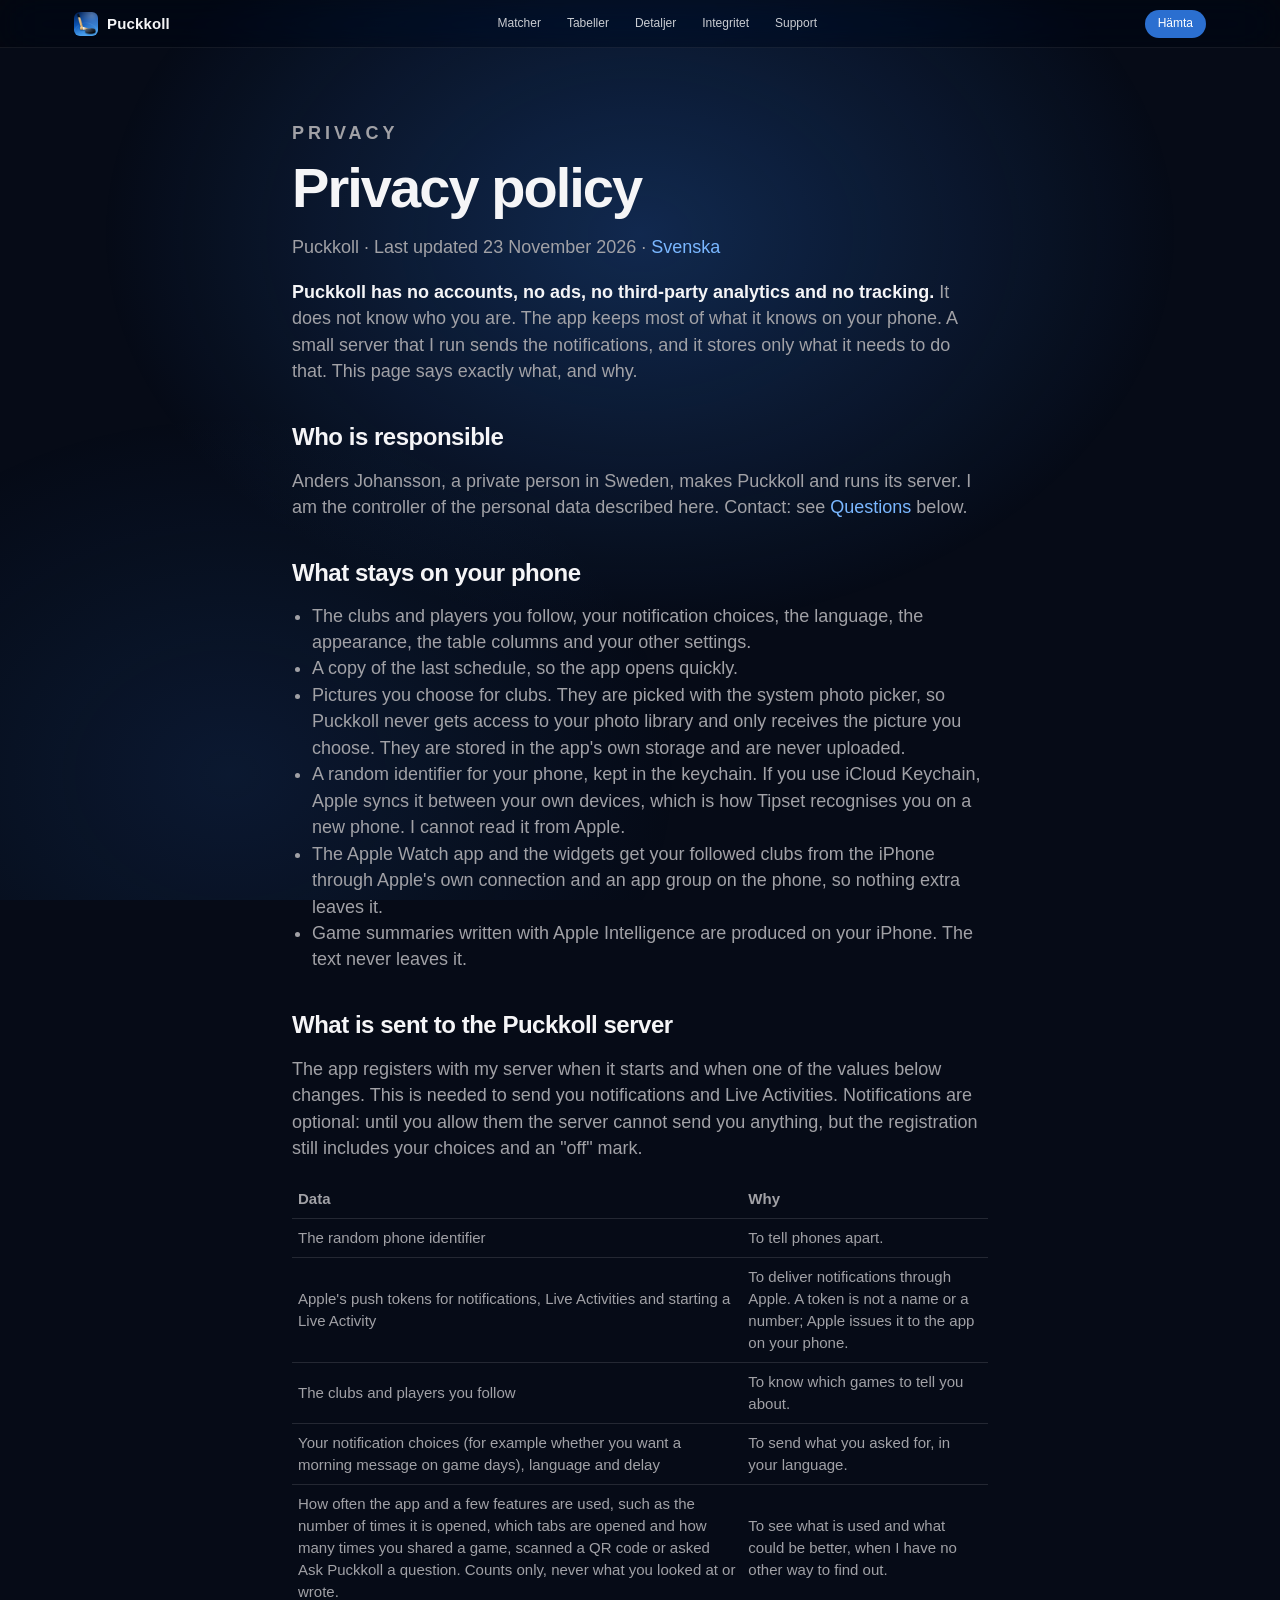
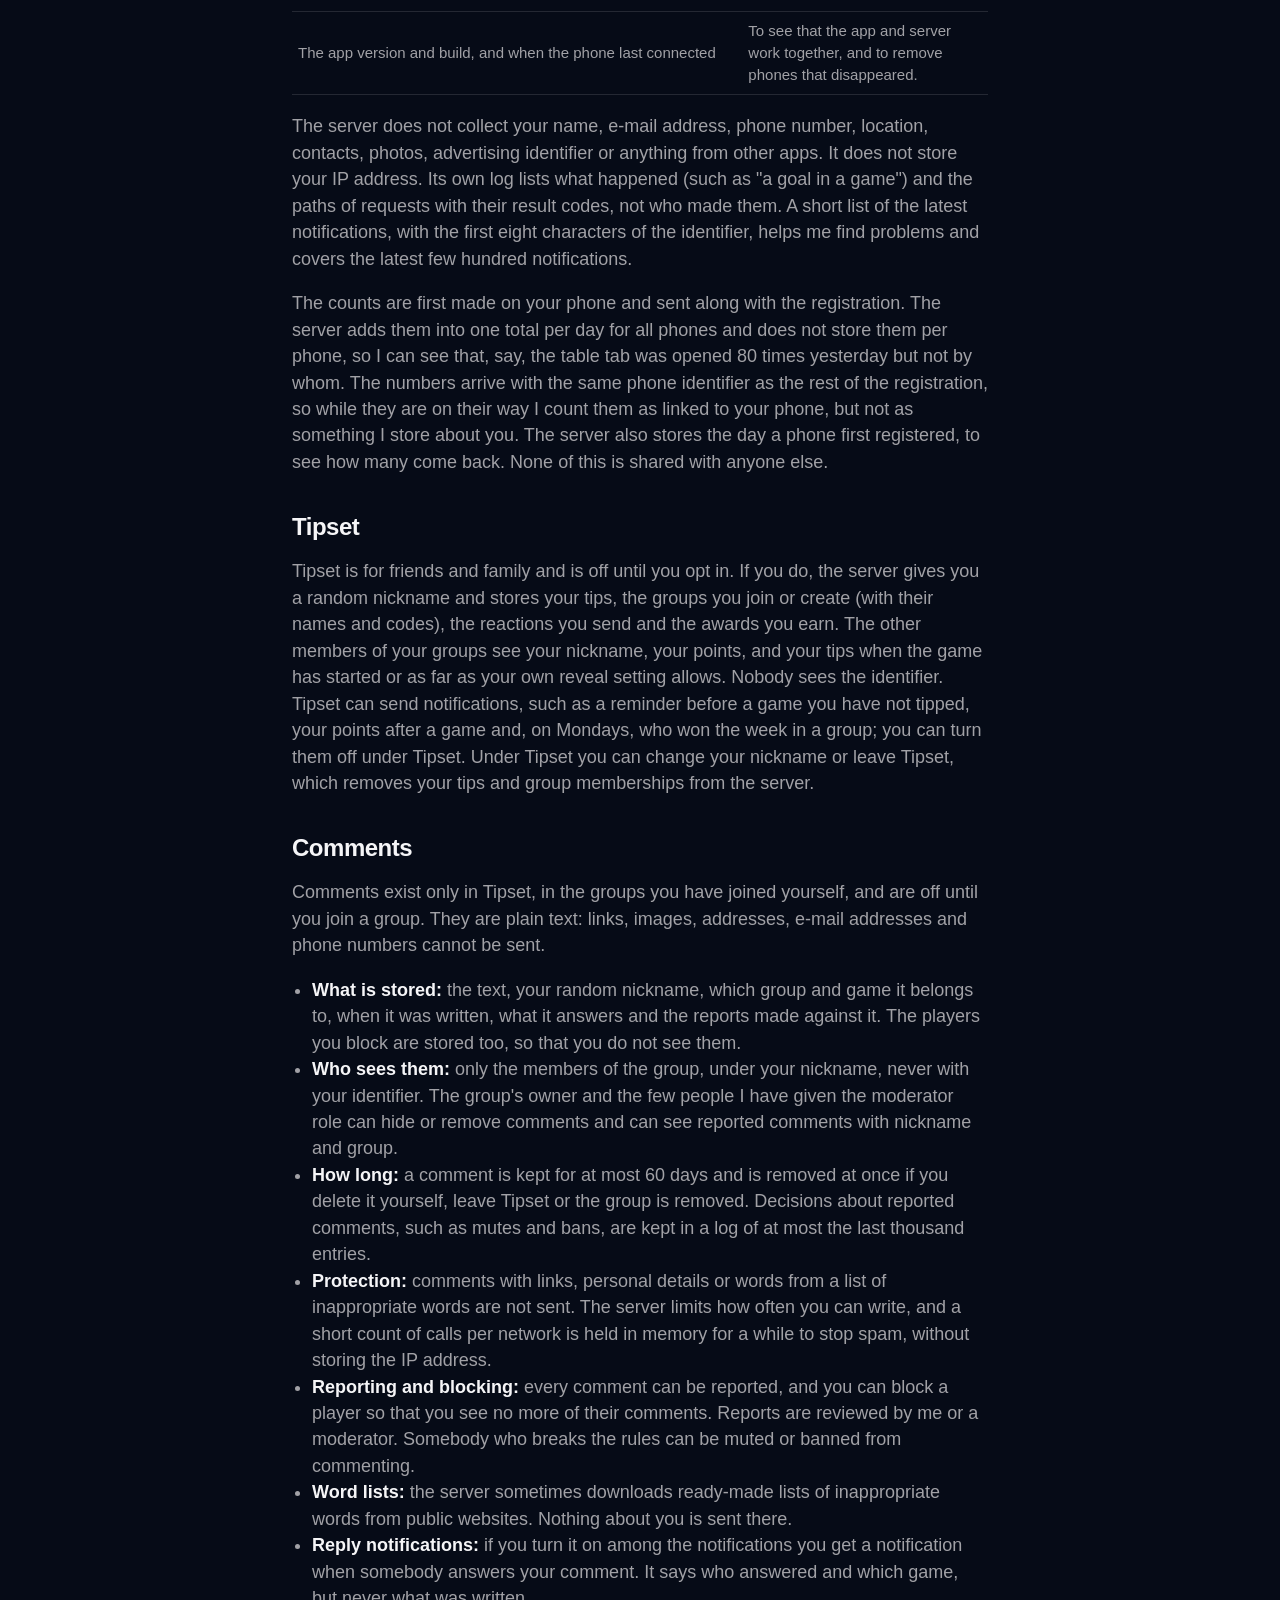
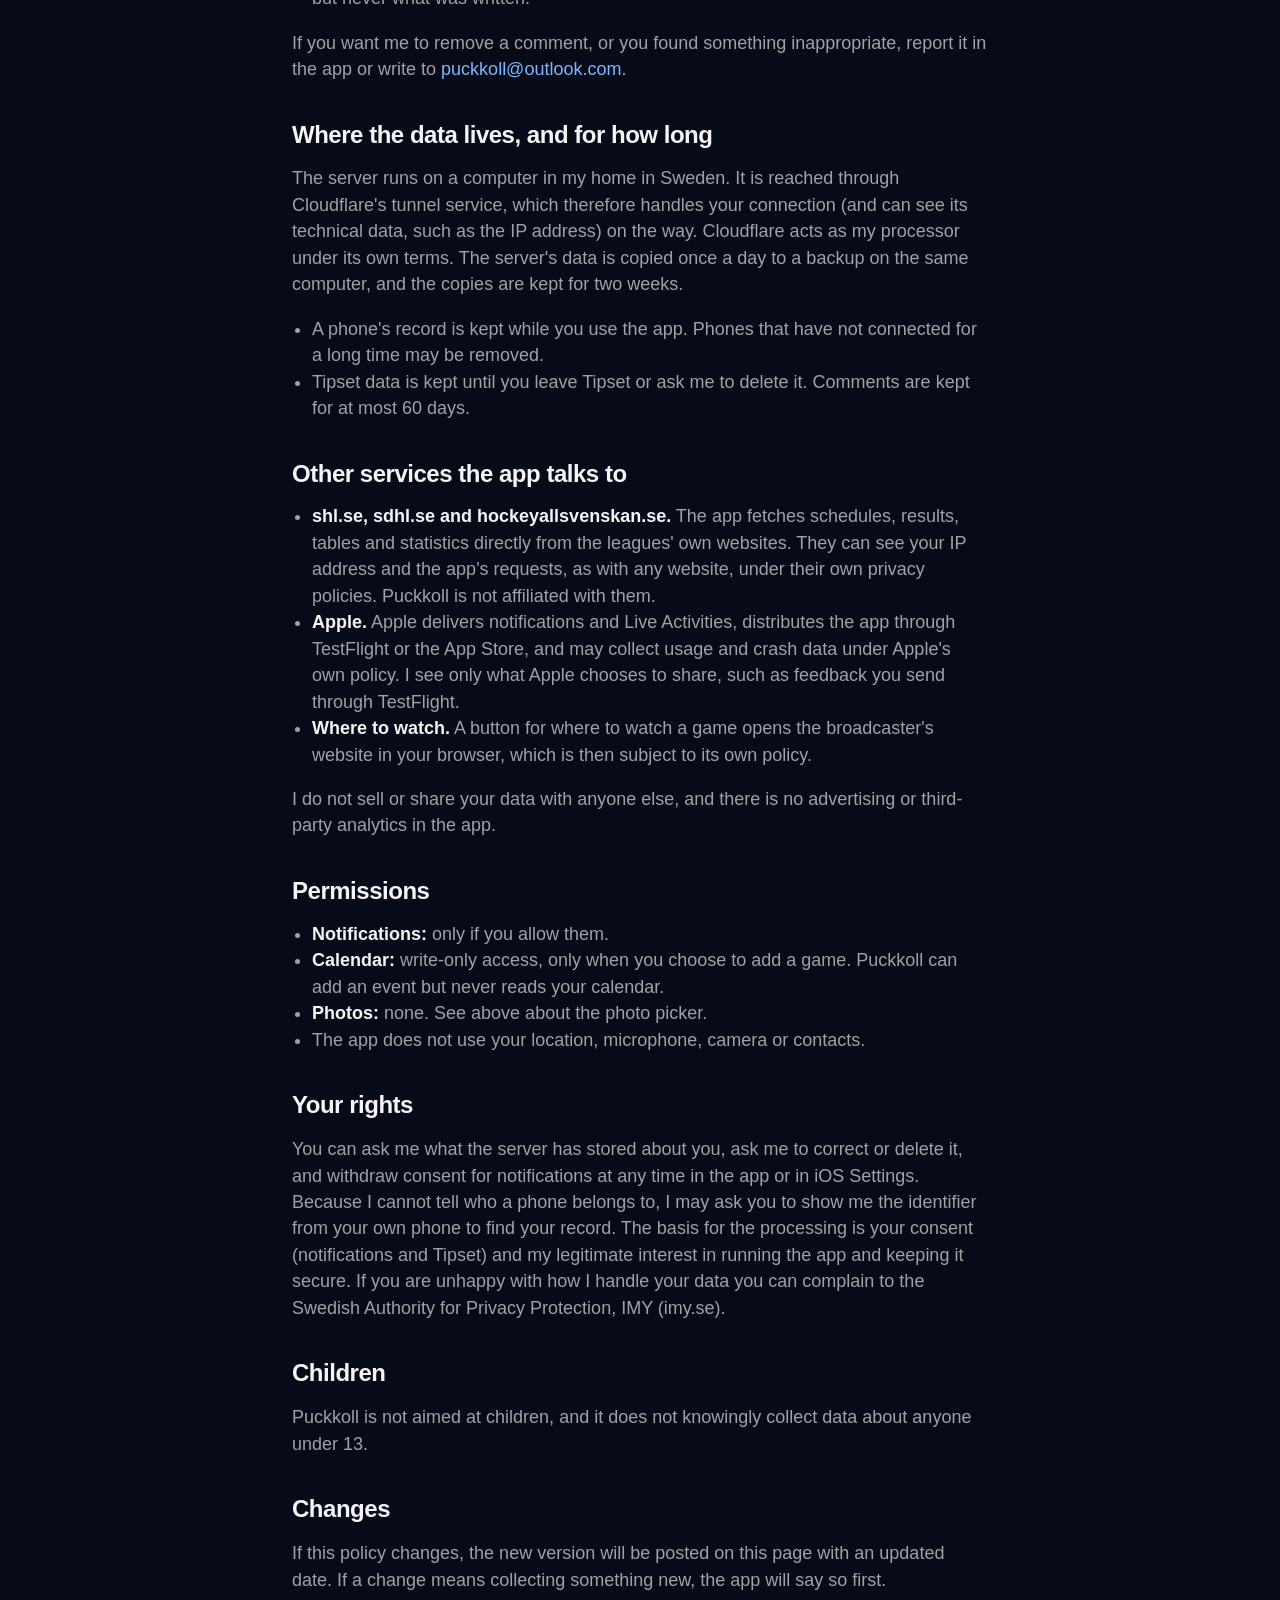
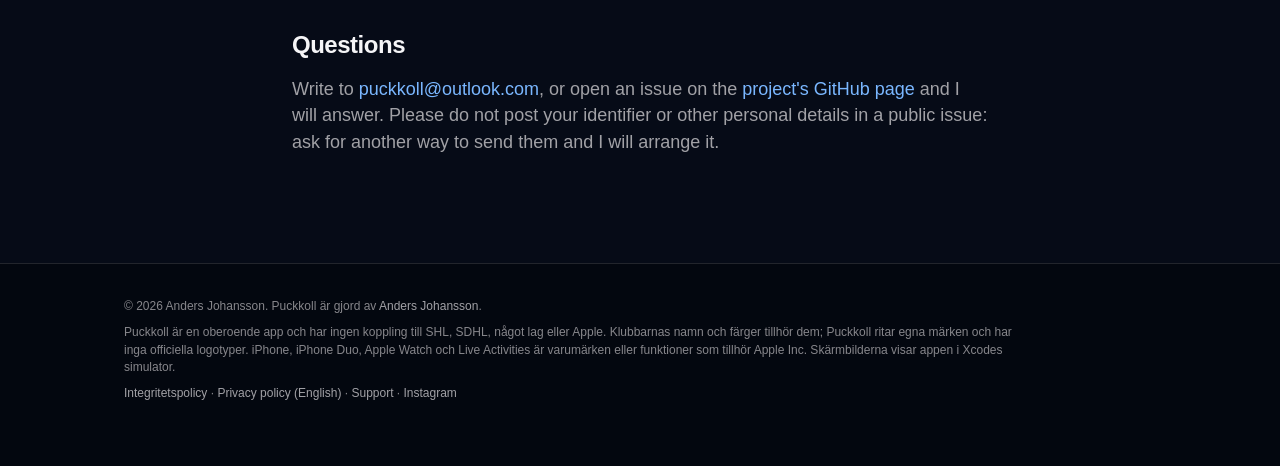
<file: privacy.html>
<!doctype html>
<html lang="en">
<head>
  <meta charset="utf-8">
  <meta name="viewport" content="width=device-width, initial-scale=1, viewport-fit=cover">
  <title>Privacy policy – Puckkoll</title>
  <meta name="description" content="How Puckkoll handles your data.">
  <meta name="theme-color" content="#060b17">
  <link rel="icon" type="image/png" href="assets/favicon.png">
  <link rel="apple-touch-icon" href="assets/apple-touch-icon.png">
  <link rel="stylesheet" href="motion.css">
  <link rel="stylesheet" href="theme.css">
</head>
<body>
<div class="ambient" aria-hidden="true"></div>
<header class="nav"><div class="wrap">
  <a class="brand" href="./"><img src="assets/icon.png" alt="" width="24" height="24">Puckkoll</a>
  <ul><li><a href="./#matcher">Matcher</a></li><li><a href="./#tabeller">Tabeller</a></li><li><a href="./#details">Detaljer</a></li><li><a href="./integritet.html">Integritet</a></li><li><a href="./support.html">Support</a></li></ul>
  <a class="buy" href="https://apps.apple.com/se/app/puckkoll/id6828416510">Hämta</a>
</div></header>
<main class="doc">
  <article class="prose">
    <p class="eyebrow">Privacy</p>
  <h1>Privacy policy</h1>
    <p class="meta">Puckkoll &middot; Last updated 23 November 2026 &middot; <a href="integritet.html">Svenska</a></p>

    <p><strong>Puckkoll has no accounts, no ads, no third-party analytics and no tracking.</strong> It does not know who you are. The app keeps most of what it knows on your phone. A small server that I run sends the notifications, and it stores only what it needs to do that. This page says exactly what, and why.</p>

    <h2>Who is responsible</h2>
    <p>Anders Johansson, a private person in Sweden, makes Puckkoll and runs its server. I am the controller of the personal data described here. Contact: see <a href="#questions">Questions</a> below.</p>

    <h2>What stays on your phone</h2>
    <ul>
      <li>The clubs and players you follow, your notification choices, the language, the appearance, the table columns and your other settings.</li>
      <li>A copy of the last schedule, so the app opens quickly.</li>
      <li>Pictures you choose for clubs. They are picked with the system photo picker, so Puckkoll never gets access to your photo library and only receives the picture you choose. They are stored in the app's own storage and are never uploaded.</li>
      <li>A random identifier for your phone, kept in the keychain. If you use iCloud Keychain, Apple syncs it between your own devices, which is how Tipset recognises you on a new phone. I cannot read it from Apple.</li>
      <li>The Apple Watch app and the widgets get your followed clubs from the iPhone through Apple's own connection and an app group on the phone, so nothing extra leaves it.</li>
      <li>Game summaries written with Apple Intelligence are produced on your iPhone. The text never leaves it.</li>
    </ul>

    <h2>What is sent to the Puckkoll server</h2>
    <p>The app registers with my server when it starts and when one of the values below changes. This is needed to send you notifications and Live Activities. Notifications are optional: until you allow them the server cannot send you anything, but the registration still includes your choices and an "off" mark.</p>
    <table>
      <tr><th>Data</th><th>Why</th></tr>
      <tr><td>The random phone identifier</td><td>To tell phones apart.</td></tr>
      <tr><td>Apple's push tokens for notifications, Live Activities and starting a Live Activity</td><td>To deliver notifications through Apple. A token is not a name or a number; Apple issues it to the app on your phone.</td></tr>
      <tr><td>The clubs and players you follow</td><td>To know which games to tell you about.</td></tr>
      <tr><td>Your notification choices (for example whether you want a morning message on game days), language and delay</td><td>To send what you asked for, in your language.</td></tr>
      <tr><td>How often the app and a few features are used, such as the number of times it is opened, which tabs are opened and how many times you shared a game, scanned a QR code or asked Ask Puckkoll a question. Counts only, never what you looked at or wrote.</td><td>To see what is used and what could be better, when I have no other way to find out.</td></tr>
      <tr><td>The app version and build, and when the phone last connected</td><td>To see that the app and server work together, and to remove phones that disappeared.</td></tr>
    </table>
    <p>The server does not collect your name, e-mail address, phone number, location, contacts, photos, advertising identifier or anything from other apps. It does not store your IP address. Its own log lists what happened (such as "a goal in a game") and the paths of requests with their result codes, not who made them. A short list of the latest notifications, with the first eight characters of the identifier, helps me find problems and covers the latest few hundred notifications.</p>

    <p>The counts are first made on your phone and sent along with the registration. The server adds them into one total per day for all phones and does not store them per phone, so I can see that, say, the table tab was opened 80 times yesterday but not by whom. The numbers arrive with the same phone identifier as the rest of the registration, so while they are on their way I count them as linked to your phone, but not as something I store about you. The server also stores the day a phone first registered, to see how many come back. None of this is shared with anyone else.</p>

    <h2>Tipset</h2>
    <p>Tipset is for friends and family and is off until you opt in. If you do, the server gives you a random nickname and stores your tips, the groups you join or create (with their names and codes), the reactions you send and the awards you earn. The other members of your groups see your nickname, your points, and your tips when the game has started or as far as your own reveal setting allows. Nobody sees the identifier. Tipset can send notifications, such as a reminder before a game you have not tipped, your points after a game and, on Mondays, who won the week in a group; you can turn them off under Tipset. Under Tipset you can change your nickname or leave Tipset, which removes your tips and group memberships from the server.</p>

    <h2 id="comments">Comments</h2>
    <p>Comments exist only in Tipset, in the groups you have joined yourself, and are off until you join a group. They are plain text: links, images, addresses, e-mail addresses and phone numbers cannot be sent.</p>
    <ul>
      <li><strong>What is stored:</strong> the text, your random nickname, which group and game it belongs to, when it was written, what it answers and the reports made against it. The players you block are stored too, so that you do not see them.</li>
      <li><strong>Who sees them:</strong> only the members of the group, under your nickname, never with your identifier. The group's owner and the few people I have given the moderator role can hide or remove comments and can see reported comments with nickname and group.</li>
      <li><strong>How long:</strong> a comment is kept for at most 60 days and is removed at once if you delete it yourself, leave Tipset or the group is removed. Decisions about reported comments, such as mutes and bans, are kept in a log of at most the last thousand entries.</li>
      <li><strong>Protection:</strong> comments with links, personal details or words from a list of inappropriate words are not sent. The server limits how often you can write, and a short count of calls per network is held in memory for a while to stop spam, without storing the IP address.</li>
      <li><strong>Reporting and blocking:</strong> every comment can be reported, and you can block a player so that you see no more of their comments. Reports are reviewed by me or a moderator. Somebody who breaks the rules can be muted or banned from commenting.</li>
      <li><strong>Word lists:</strong> the server sometimes downloads ready-made lists of inappropriate words from public websites. Nothing about you is sent there.</li>
      <li><strong>Reply notifications:</strong> if you turn it on among the notifications you get a notification when somebody answers your comment. It says who answered and which game, but never what was written.</li>
    </ul>
    <p>If you want me to remove a comment, or you found something inappropriate, report it in the app or write to <a href="mailto:puckkoll@outlook.com">puckkoll@outlook.com</a>.</p>
    <h2>Where the data lives, and for how long</h2>
    <p>The server runs on a computer in my home in Sweden. It is reached through Cloudflare's tunnel service, which therefore handles your connection (and can see its technical data, such as the IP address) on the way. Cloudflare acts as my processor under its own terms. The server's data is copied once a day to a backup on the same computer, and the copies are kept for two weeks.</p>
    <ul>
      <li>A phone's record is kept while you use the app. Phones that have not connected for a long time may be removed.</li>
      <li>Tipset data is kept until you leave Tipset or ask me to delete it. Comments are kept for at most 60 days.</li>
    </ul>

    <h2>Other services the app talks to</h2>
    <ul>
      <li><strong>shl.se, sdhl.se and hockeyallsvenskan.se.</strong> The app fetches schedules, results, tables and statistics directly from the leagues' own websites. They can see your IP address and the app's requests, as with any website, under their own privacy policies. Puckkoll is not affiliated with them.</li>
      <li><strong>Apple.</strong> Apple delivers notifications and Live Activities, distributes the app through TestFlight or the App Store, and may collect usage and crash data under Apple's own policy. I see only what Apple chooses to share, such as feedback you send through TestFlight.</li>
      <li><strong>Where to watch.</strong> A button for where to watch a game opens the broadcaster's website in your browser, which is then subject to its own policy.</li>
    </ul>
    <p>I do not sell or share your data with anyone else, and there is no advertising or third-party analytics in the app.</p>

    <h2>Permissions</h2>
    <ul>
      <li><strong>Notifications:</strong> only if you allow them.</li>
      <li><strong>Calendar:</strong> write-only access, only when you choose to add a game. Puckkoll can add an event but never reads your calendar.</li>
      <li><strong>Photos:</strong> none. See above about the photo picker.</li>
      <li>The app does not use your location, microphone, camera or contacts.</li>
    </ul>

    <h2>Your rights</h2>
    <p>You can ask me what the server has stored about you, ask me to correct or delete it, and withdraw consent for notifications at any time in the app or in iOS Settings. Because I cannot tell who a phone belongs to, I may ask you to show me the identifier from your own phone to find your record. The basis for the processing is your consent (notifications and Tipset) and my legitimate interest in running the app and keeping it secure. If you are unhappy with how I handle your data you can complain to the Swedish Authority for Privacy Protection, IMY (imy.se).</p>

    <h2>Children</h2>
    <p>Puckkoll is not aimed at children, and it does not knowingly collect data about anyone under 13.</p>

    <h2>Changes</h2>
    <p>If this policy changes, the new version will be posted on this page with an updated date. If a change means collecting something new, the app will say so first.</p>

    <h2 id="questions">Questions</h2>
    <p>Write to <a href="mailto:puckkoll@outlook.com">puckkoll@outlook.com</a>, or open an issue on the <a href="https://github.com/iDrewn/puckkoll-site/issues">project's GitHub page</a> and I will answer. Please do not post your identifier or other personal details in a public issue: ask for another way to send them and I will arrange it.</p>
  </article>
</main>
<footer><div class="wrap"><p>&copy; 2026 Anders Johansson. Puckkoll är gjord av <a href="https://github.com/iDrewn">Anders Johansson</a>.</p><p>Puckkoll är en oberoende app och har ingen koppling till SHL, SDHL, något lag eller Apple. Klubbarnas namn och färger tillhör dem; Puckkoll ritar egna märken och har inga officiella logotyper. iPhone, iPhone Duo, Apple Watch och Live Activities är varumärken eller funktioner som tillhör Apple Inc. Skärmbilderna visar appen i Xcodes simulator.</p><p><a href="integritet.html">Integritetspolicy</a> &middot; <a href="privacy.html">Privacy policy (English)</a> &middot; <a href="support.html">Support</a> &middot; <a href="https://www.instagram.com/puckkoll" rel="noopener">Instagram</a></p></div></footer>
</body>
</html>
</file>
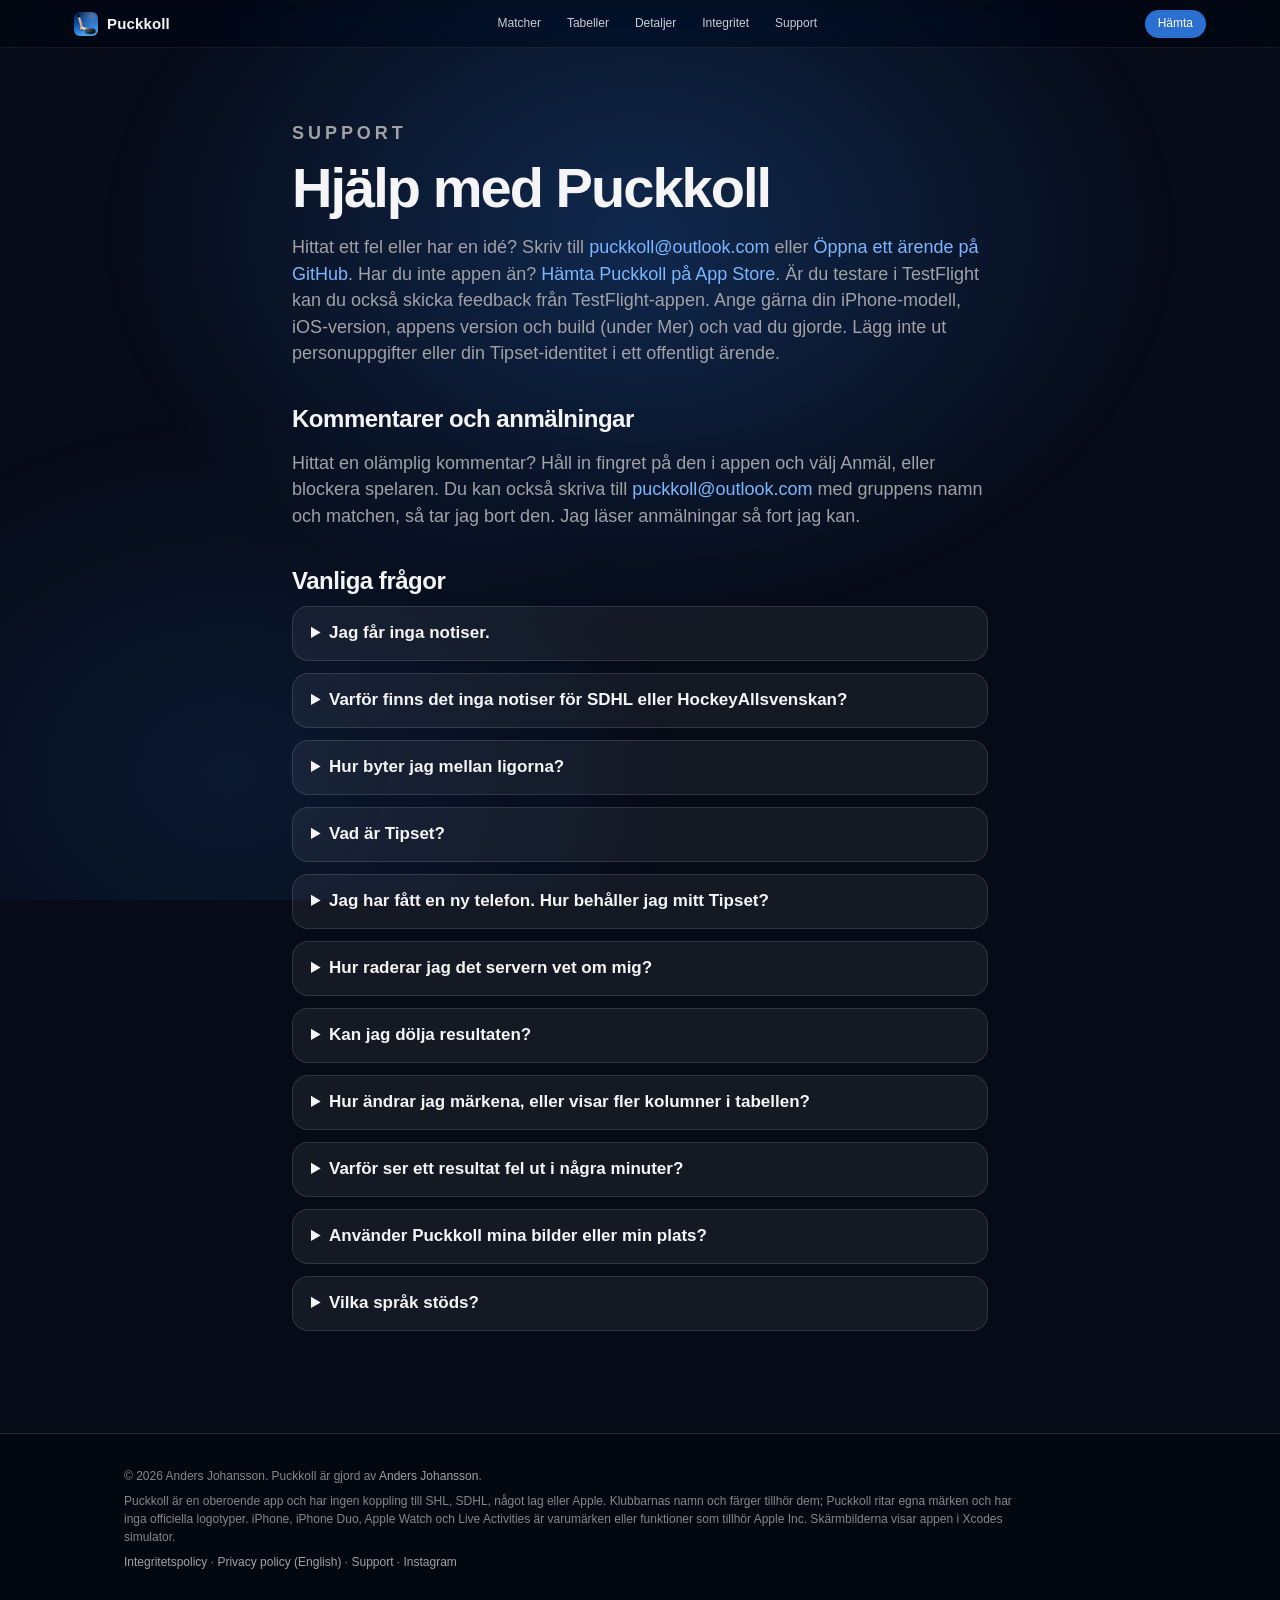
<file: support.html>
<!doctype html>
<html lang="sv">
<head>
  <meta charset="utf-8">
  <meta name="viewport" content="width=device-width, initial-scale=1, viewport-fit=cover">
  <title>Support – Puckkoll</title>
  <meta name="description" content="Hjälp med Puckkoll.">
  <meta name="theme-color" content="#060b17">
  <link rel="icon" type="image/png" href="assets/favicon.png">
  <link rel="apple-touch-icon" href="assets/apple-touch-icon.png">
  <link rel="stylesheet" href="motion.css">
  <link rel="stylesheet" href="theme.css">
</head>
<body>
<div class="ambient" aria-hidden="true"></div>
<header class="nav"><div class="wrap">
  <a class="brand" href="./"><img src="assets/icon.png" alt="" width="24" height="24">Puckkoll</a>
  <ul><li><a href="./#matcher">Matcher</a></li><li><a href="./#tabeller">Tabeller</a></li><li><a href="./#details">Detaljer</a></li><li><a href="./integritet.html">Integritet</a></li><li><a href="./support.html">Support</a></li></ul>
  <a class="buy" href="https://apps.apple.com/se/app/puckkoll/id6828416510">Hämta</a>
</div></header>
<main class="doc">
  <article class="prose">
    <p class="eyebrow">Support</p>
  <h1>Hjälp med Puckkoll</h1>

    <p>Hittat ett fel eller har en idé? Skriv till <a href="mailto:puckkoll@outlook.com">puckkoll@outlook.com</a> eller <a href="https://github.com/iDrewn/puckkoll-site/issues">Öppna ett ärende på GitHub</a>. Har du inte appen än? <a href="https://apps.apple.com/se/app/puckkoll/id6828416510" rel="noopener">Hämta Puckkoll på App Store</a>. Är du testare i TestFlight kan du också skicka feedback från TestFlight-appen. Ange gärna din iPhone-modell, iOS-version, appens version och build (under Mer) och vad du gjorde. Lägg inte ut personuppgifter eller din Tipset-identitet i ett offentligt ärende.</p>

    <h2>Kommentarer och anmälningar</h2>
    <p>Hittat en olämplig kommentar? Håll in fingret på den i appen och välj Anmäl, eller blockera spelaren. Du kan också skriva till <a href="mailto:puckkoll@outlook.com">puckkoll@outlook.com</a> med gruppens namn och matchen, så tar jag bort den. Jag läser anmälningar så fort jag kan.</p>

    <h2>Vanliga frågor</h2>

    <details>
      <summary>Jag får inga notiser.</summary>
      <p>Gå till Mer &rarr; Notiser och slå på Notiser och Live Activities, och tillåt notiser när iOS frågar. Följ sedan minst ett lag under Mina lag: notiser skickas för de lag du följer. Kontrollera att laget spelar i SHL och att Fokus eller Stör ej inte håller tillbaka dem. Notiser och Live Activities kommer från Puckkolls server. Visar appen ett meddelande om att servern underhålls kan de dröja en stund.</p>
    </details>
    <details>
      <summary>Varför finns det inga notiser för SDHL eller HockeyAllsvenskan?</summary>
      <p>Servern följer än så länge SHL. Puckkoll kan visa SDHL (schema, resultat, tabell och spelarstatistik, men ligan publicerar inga mål) och HockeyAllsvenskan (med mål, utvisningar och skott) i appen, men notiser, Live Activities och Tipset gäller än så länge bara SHL.</p>
    </details>
    <details>
      <summary>Hur byter jag mellan ligorna?</summary>
      <p>Använd ligamenyn i hörnet överst på Matcher och Tabell, eller Mer &rarr; Utseende &rarr; Liga. Lagen du följer sparas separat för varje liga.</p>
    </details>
    <details>
      <summary>Vad är Tipset?</summary>
      <p>Ett vänskapligt tippningsspel. Tippa resultatet i en match före pucksläpp: rätt vinnare ger 2 poäng och exakt resultat 3 till. Skapa en grupp, dela dess kod och följ tabellerna för säsongen och veckan. Du visas under ett påhittat smeknamn. Tipset är avstängt tills du öppnar fliken Tipset och går med.</p>
    </details>
    <details>
      <summary>Jag har fått en ny telefon. Hur behåller jag mitt Tipset?</summary>
      <p>Om iCloud-nyckelringen är på följer din identitet med till den nya telefonen. Annars öppnar du Tipset på den gamla telefonen, väljer Identitet och säkerhetskopia, kopierar koden och använder den på den nya telefonen under Jag har redan en identitet. Håll koden för dig själv: den som har den kan agera som du i Tipset.</p>
    </details>
    <details>
      <summary>Hur raderar jag det servern vet om mig?</summary>
      <p>I Tipset kan du lämna Tipset, vilket tar bort dina tips och gruppmedlemskap. För att få resten borttaget, fråga i ett ärende så berättar jag hur du kan skicka din identitet till mig utan att göra den offentlig. <a href="integritet.html">Läs integritetspolicyn</a>.</p>
    </details>
    <details>
      <summary>Kan jag dölja resultaten?</summary>
      <p>Ja. Slå på Spoilerfritt läge under Mer. Resultat i matcher som har börjat döljs tills du trycker för att visa dem. Notiser och Live Activities visar fortfarande resultat: stäng av dem, eller använd fördröjningen på 30 sekunder, för matcher du ser senare.</p>
    </details>
    <details>
      <summary>Hur ändrar jag märkena, eller visar fler kolumner i tabellen?</summary>
      <p>Under Mer &rarr; Utseende kan du välja Puck eller Skiva med lagkod för märkena, och Egna lagbilder för att lägga en egen bild på ett lag. I Tabell öppnar tabellknappen i verktygsfältet kolumnväljaren. På en smal skärm får bara de viktigaste kolumnerna plats: vänd telefonen på sidan för fler.</p>
    </details>
    <details>
      <summary>Varför ser ett resultat fel ut i några minuter?</summary>
      <p>Puckkoll läser ligornas egna webbplatser, som ibland ligger lite efter eller kort visar en match som slut innan resultatet fyllts i. Appen och servern kontrollerar play-by-play och rättar det så snart ligan gör det. Står ett resultat fel kvar, rapportera gärna matchen och tidpunkten.</p>
    </details>
    <details>
      <summary>Använder Puckkoll mina bilder eller min plats?</summary>
      <p>Nej. Bilder till lag väljs med systemets bildväljare, så appen ser aldrig ditt bildbibliotek, och appen använder inte din plats.</p>
    </details>
    <details>
      <summary>Vilka språk stöds?</summary>
      <p>Svenska och engelska. Automatiskt följer din iPhones språk och kan ändras under Mer &rarr; Utseende &rarr; Språk.</p>
    </details>
  </article>
</main>
<footer><div class="wrap"><p>&copy; 2026 Anders Johansson. Puckkoll är gjord av <a href="https://github.com/iDrewn">Anders Johansson</a>.</p><p>Puckkoll är en oberoende app och har ingen koppling till SHL, SDHL, något lag eller Apple. Klubbarnas namn och färger tillhör dem; Puckkoll ritar egna märken och har inga officiella logotyper. iPhone, iPhone Duo, Apple Watch och Live Activities är varumärken eller funktioner som tillhör Apple Inc. Skärmbilderna visar appen i Xcodes simulator.</p><p><a href="integritet.html">Integritetspolicy</a> &middot; <a href="privacy.html">Privacy policy (English)</a> &middot; <a href="support.html">Support</a> &middot; <a href="https://www.instagram.com/puckkoll" rel="noopener">Instagram</a></p></div></footer>
</body>
</html>
</file>
<file: motion.css>
/* Shared base for the app sites. Per-site colours come from :root variables in theme.css. */
:root {
  --accent: #2b6fd0; --accent2: #7ab7ff; --bg: #05080f; --glow: 43,111,208;
  --fg: #f5f5f7; --muted: #a1a1a6; --line: rgba(255,255,255,.12); --card: rgba(255,255,255,.06);
  --gx: 0; --gy: 0;
  --sans: -apple-system, BlinkMacSystemFont, "SF Pro Display", "SF Pro Text", "Helvetica Neue", Helvetica, Arial, sans-serif;
}
* { box-sizing: border-box; }
html { -webkit-text-size-adjust: 100%; scroll-behavior: smooth; background: var(--bg); }
body { margin: 0; background: var(--bg); color: var(--fg); font: 17px/1.47 var(--sans); -webkit-font-smoothing: antialiased; overflow-x: hidden; }
a { color: var(--accent2); text-decoration: none; }
a:hover { text-decoration: underline; }
img { max-width: 100%; display: block; }
.wrap { max-width: 1080px; margin: 0 auto; padding: 0 24px; }

/* A glow that drifts behind everything, so the page itself seems to move */
.ambient { position: fixed; inset: 0; z-index: 0; pointer-events: none;
  background:
    radial-gradient(60vmax 44vmax at calc(50% + var(--gx) * 1%) calc(26% + var(--gy) * 1%), rgba(var(--glow), .30), transparent 70%),
    radial-gradient(50vmax 40vmax at calc(18% - var(--gx) * .8%) calc(86% - var(--gy) * 1%), rgba(var(--glow), .14), transparent 70%); }
main, footer { position: relative; z-index: 1; }

/* Nav */
.nav { position: fixed; top: 0; left: 0; right: 0; z-index: 50; height: 48px; background: rgba(0,0,0,.34); backdrop-filter: saturate(180%) blur(22px); -webkit-backdrop-filter: saturate(180%) blur(22px); border-bottom: 1px solid rgba(255,255,255,.07); }
.nav .wrap { height: 48px; display: flex; align-items: center; justify-content: space-between; gap: 18px; max-width: 1180px; }
.brand { display: flex; align-items: center; gap: 9px; color: var(--fg); font-weight: 600; font-size: 15px; letter-spacing: .01em; }
.brand:hover { text-decoration: none; }
.brand img { width: 24px; height: 24px; border-radius: 6px; }
.nav ul { display: flex; gap: 26px; list-style: none; margin: 0; padding: 0; font-size: 12px; }
.nav ul a { color: rgba(245,245,247,.82); }
.nav ul a:hover { color: #fff; text-decoration: none; }
.buy { font-size: 12px; background: var(--accent); color: #fff; padding: 5px 13px; border-radius: 99px; font-weight: 500; }
.buy:hover { text-decoration: none; filter: brightness(1.12); }
@media (max-width: 760px) { .nav ul { display: none; } }

/* Type */
.eyebrow { font-size: 13px; font-weight: 700; letter-spacing: .22em; text-transform: uppercase; color: var(--accent2); margin: 0 0 14px; }
h1, h2, h3 { font-family: var(--sans); letter-spacing: -.035em; margin: 0; }
h1 { font-size: clamp(46px, 10vw, 112px); line-height: 1; font-weight: 800; }
h2 { font-size: clamp(34px, 5.6vw, 68px); line-height: 1.04; font-weight: 800; }
h3 { font-size: 24px; line-height: 1.15; font-weight: 700; letter-spacing: -.02em; }
.grad { background: linear-gradient(92deg, var(--accent2), var(--accent) 55%, var(--accent3, var(--accent))); -webkit-background-clip: text; background-clip: text; color: transparent; }
.lead { font-size: clamp(19px, 2.3vw, 28px); line-height: 1.28; color: var(--muted); font-weight: 500; margin: 22px 0 0; max-width: 34ch; }
.cta { display: flex; gap: 12px; flex-wrap: wrap; margin-top: 30px; }
.pill { display: inline-block; padding: 12px 24px; border-radius: 99px; font-size: 17px; font-weight: 500; }
.pill:hover { text-decoration: none; filter: brightness(1.12); }
.pill.fill { background: var(--accent); color: #fff; }
.pill.line { border: 1px solid var(--accent2); color: var(--accent2); }
.pill.off { background: rgba(255,255,255,.1); color: var(--muted); cursor: default; }

/* ---- Pinned stages: the content moves while the screen stays ---- */
.stage { position: relative; height: calc(var(--n, 4) * 100vh); height: calc(var(--n, 4) * 100svh); }
.pin { position: sticky; top: 0; height: 100vh; height: 100svh; overflow: hidden; }
.pin.split { display: grid; grid-template-columns: 1fr 1fr; align-items: center; max-width: 1180px; margin: 0 auto; padding: 0 28px; gap: 24px; }
.pin.split.flip .copy { order: 2; }
.copy { position: relative; height: 56vh; height: 56svh; }
.beat { position: absolute; inset: 0; display: flex; flex-direction: column; justify-content: center; opacity: var(--v, 1);
  transform: translate3d(0, calc(var(--ty, 0) * 1px), 0) scale(calc(.95 + .05 * var(--v, 1))); filter: blur(calc((1 - var(--v, 1)) * 14px)); will-change: opacity, transform, filter; }
.beat p { font-size: clamp(18px, 2vw, 24px); line-height: 1.34; color: var(--muted); font-weight: 500; margin: 18px 0 0; max-width: 28ch; }
.beat h2 { max-width: 12ch; }
.devwrap { position: relative; height: 86vh; height: 86svh; display: flex; align-items: center; justify-content: center; perspective: 1700px; }
.device { position: relative; height: 100%; aspect-ratio: 1306 / 2360; will-change: transform; transform-style: preserve-3d; filter: drop-shadow(0 40px 70px rgba(0,0,0,.5)); }
.device img { position: absolute; inset: 0; width: 100%; height: 100%; object-fit: contain; opacity: var(--v, 1); will-change: opacity; }
.device.wide { aspect-ratio: auto; height: auto; width: min(100%, 640px); }
.device.wide img { position: relative; border-radius: 22px; opacity: var(--v, 1); box-shadow: 0 0 0 1px rgba(255,255,255,.1); }
.device.wide.plain img { border-radius: 0; box-shadow: none; }
.device.wide img + img { position: absolute; inset: 0; height: 100%; opacity: var(--v, 0); }

/* Hero */
.hero .pin { display: grid; place-items: center; }
.hero-copy { position: absolute; left: 0; right: 0; top: 0; bottom: 0; display: flex; flex-direction: column; align-items: center; justify-content: center; text-align: center; padding: 0 24px;
  opacity: var(--v, 1); transform: translate3d(0, calc(var(--ty, 0) * 1px), 0) scale(calc(.92 + .08 * var(--v, 1))); filter: blur(calc((1 - var(--v, 1)) * 16px)); }
.hero-copy .lead { margin-left: auto; margin-right: auto; max-width: 30ch; }
.hero-copy .cta { justify-content: center; }
.hero-tag { position: absolute; left: 0; right: 0; top: 13vh; top: 13svh; padding: 0 24px; text-align: center; font-size: clamp(32px, 7.4vw, 76px); font-weight: 800; letter-spacing: -.04em; line-height: 1.04; opacity: var(--v, 1); transform: translate3d(0, calc(var(--ty, 0) * 1px), 0) scale(calc(.94 + .06 * var(--v, 1))); filter: blur(calc((1 - var(--v, 1)) * 14px)); z-index: 2; }
.fan { position: absolute; inset: 0; display: grid; place-items: end center; perspective: 1700px; }
.fan .device { grid-area: 1 / 1; height: min(78svh, 112vw * 1.1); margin-bottom: -2svh; }
.fan.low .device { margin-bottom: -14svh; }
.fan.mid .device.icon { height: auto; width: clamp(60px, 12vw, 132px); aspect-ratio: 1; margin-bottom: 30svh; border-radius: 22%; overflow: hidden; filter: drop-shadow(0 22px 40px rgba(0,0,0,.55)); }
.fan.mid .device.icon img { object-fit: cover; }
.beat-icon { width: 84px; height: 84px; border-radius: 20px; margin-bottom: 18px; box-shadow: 0 14px 36px rgba(var(--glow), .45); }
.beat .cta { margin-top: 22px; }
.beat .cta .pill { padding: 10px 20px; font-size: 16px; }
.track-head { position: absolute; left: 0; right: 0; top: 14svh; padding: 0 24px; text-align: center; z-index: 1; }
.hstage .pin { align-items: center; }
.hstage .track { margin-top: 12svh; }
.track a.card { color: var(--fg); text-decoration: none; gap: 22px; }
.track a.card:hover { border-color: var(--accent2); }
.track .go { color: var(--accent2); font-weight: 600; }

/* Big numbers */
.numbers .pin { display: grid; place-items: center; text-align: center; }
.numbers .row { display: flex; gap: clamp(20px, 6vw, 90px); justify-content: center; flex-wrap: wrap; will-change: transform, opacity; }
.numbers .n { font-size: clamp(68px, 15vw, 190px); font-weight: 800; letter-spacing: -.06em; line-height: .95; }
.numbers .l { color: var(--muted); font-weight: 600; letter-spacing: .06em; text-transform: uppercase; font-size: 14px; margin-top: 6px; }
.numbers .sentence { position: absolute; left: 0; right: 0; bottom: 12vh; text-align: center; font-size: clamp(19px, 2.4vw, 30px); color: var(--muted); font-weight: 500; padding: 0 24px; }

/* Reveal blocks, driven continuously by position */
[data-reveal] { opacity: var(--r, 1); transform: translate3d(0, calc((1 - var(--r, 1)) * 70px), 0) scale(calc(.93 + .07 * var(--r, 1))); filter: blur(calc((1 - var(--r, 1)) * 8px)); will-change: opacity, transform; }
section.block { padding: 18vh 0; position: relative; }
.center { text-align: center; }
.center .lead { margin-left: auto; margin-right: auto; }
.bento { display: grid; grid-template-columns: repeat(6, 1fr); gap: 16px; margin-top: 56px; }
.tile { grid-column: span 2; background: var(--card); border: 1px solid var(--line); border-radius: 30px; padding: 32px; min-height: 230px; text-align: left; backdrop-filter: blur(14px); -webkit-backdrop-filter: blur(14px); }
.tile.w3 { grid-column: span 3; } .tile.w4 { grid-column: span 4; } .tile.w6 { grid-column: span 6; }
.tile .k { display: block; font-size: 12px; font-weight: 700; letter-spacing: .2em; text-transform: uppercase; color: var(--accent2); margin-bottom: 14px; }
.tile h3 { margin-bottom: 10px; }
.tile p { margin: 0; color: var(--muted); font-size: 17px; }
.tile.hot { background: linear-gradient(135deg, rgba(var(--glow), .42), rgba(var(--glow), .08)); }
@media (max-width: 860px) { .bento { grid-template-columns: 1fr; } .tile, .tile.w3, .tile.w4, .tile.w6 { grid-column: auto; } }

/* Horizontal track: vertical scroll becomes sideways motion */
.hstage .pin { display: flex; align-items: center; }
.track { display: flex; gap: 22px; padding: 0 22px; will-change: transform; }
.track .card { flex: 0 0 auto; width: min(78vw, 420px); background: var(--card); border: 1px solid var(--line); border-radius: 32px; padding: 30px; min-height: 52vh; display: flex; flex-direction: column; justify-content: space-between; }
.track .card h3 { font-size: 30px; }
.track .card p { color: var(--muted); }

/* Call to action */
.cta-block { text-align: center; padding: 22vh 0 18vh; }
.cta-block .icon { width: 132px; height: 132px; border-radius: 30px; margin: 0 auto 30px; box-shadow: 0 20px 60px rgba(var(--glow), .5); }
.cta-block .cta { justify-content: center; }
.cta-block .lead { margin-left: auto; margin-right: auto; }

/* Doc pages */
.doc { max-width: 740px; margin: 0 auto; padding: 120px 22px 90px; position: relative; z-index: 1; }
.doc h1 { font-size: clamp(36px, 6vw, 56px); }
.doc h2 { font-size: 24px; margin-top: 40px; letter-spacing: -.02em; }
.doc p, .doc li { color: var(--muted); font-size: 18px; }
.doc ul { padding-left: 20px; }
.doc strong { color: var(--fg); }
.doc details { background: var(--card); border: 1px solid var(--line); border-radius: 16px; padding: 14px 18px; margin: 12px 0; }
.doc summary { cursor: pointer; font-weight: 600; color: var(--fg); }
.doc code { color: var(--fg); }
.doc table { border-collapse: collapse; width: 100%; font-size: 15px; } .doc td, .doc th { border-bottom: 1px solid var(--line); padding: 8px 6px; text-align: left; color: var(--muted); }

footer { border-top: 1px solid var(--line); padding: 34px 0 56px; color: #86868b; font-size: 12px; background: rgba(0,0,0,.35); }
footer p { margin: 0 0 8px; max-width: 900px; } footer a { color: #a1a1a6; }

/* Mobile layout: the device on top, the words under it */
@media (max-width: 820px) {
  .pin.split { grid-template-columns: 1fr; grid-template-rows: 58svh 1fr; padding: 54px 22px 0; gap: 0; align-items: start; }
  .pin.split .copy, .pin.split.flip .copy { order: 2; height: 34svh; align-self: start; text-align: center; }
  .pin.split .devwrap { order: 1; height: 56svh; }
  .beat { align-items: center; justify-content: flex-start; padding-top: 6px; }
  .beat h2 { font-size: clamp(28px, 8.4vw, 40px); max-width: 14ch; }
  .beat p { font-size: 17px; max-width: 30ch; margin-top: 12px; }
  .fan .device { height: 62svh; }
}

/* No JS or reduced motion: a calm, stacked layout with nothing pinned */
:is(html:not(.js), html.reduced) .stage { height: auto; }
:is(html:not(.js), html.reduced) .pin { position: static; height: auto; overflow: visible; padding: 56px 0; }
:is(html:not(.js), html.reduced) .copy { height: auto; display: flex; flex-direction: column; gap: 36px; }
:is(html:not(.js), html.reduced) .beat, :is(html:not(.js), html.reduced) .hero-copy { position: static; opacity: 1; transform: none; filter: none; }
:is(html:not(.js), html.reduced) .hero-copy { padding: 60px 24px; }
:is(html:not(.js), html.reduced) .hero-tag { position: static; opacity: 1; transform: none; filter: none; padding: 20px 24px; }
:is(html:not(.js), html.reduced) .devwrap { height: auto; flex-wrap: wrap; gap: 18px; }
:is(html:not(.js), html.reduced) .device { height: 62vh; transform: none !important; }
:is(html:not(.js), html.reduced) .device img { position: relative; opacity: 1; }
:is(html:not(.js), html.reduced) .fan { position: static; flex-wrap: wrap; gap: 14px; }
:is(html:not(.js), html.reduced) .fan .device { height: 52vh; margin: 0; }
:is(html:not(.js), html.reduced) [data-reveal] { opacity: 1; transform: none; filter: none; }
:is(html:not(.js), html.reduced) .numbers .pin { padding: 80px 0; }
:is(html:not(.js), html.reduced) .numbers .sentence { position: static; margin-top: 30px; }
:is(html:not(.js), html.reduced) .track { flex-wrap: wrap; }
:is(html:not(.js), html.reduced) .hstage .pin { display: block; }

/* The hero visuals sit on top of the hero copy; let clicks fall through to the buttons */
.fan, .hero-tag { pointer-events: none; }
</file>
<file: theme.css>
:root { --accent: #2b6fd0; --accent2: #7ab7ff; --accent3: #9be7ff; --bg: #060b17; --glow: 43,111,208; }
.puck { --a:#fff; --b:#fff; position: relative; display: block; width: 56px; height: 56px; border-radius: 50%; background: linear-gradient(180deg,#4a4a4c,#1b1b1d); box-shadow: 0 6px 18px rgba(0,0,0,.45); flex: none; }
.puck::before { content:""; position:absolute; inset:9%; border-radius:50%; transform:translateY(-1%); background: linear-gradient(90deg,var(--a) 0 32%,var(--b) 32% 68%,var(--a) 68%); }
.puck::after { content:""; position:absolute; inset:9%; border-radius:50%; transform:translateY(-1%); background: linear-gradient(135deg,rgba(255,255,255,.34),rgba(255,255,255,0) 45%,rgba(0,0,0,.22)); box-shadow: inset 0 0 0 1px rgba(255,255,255,.3); }
.puck.big { width: clamp(54px, 9vw, 96px); height: clamp(54px, 9vw, 96px); will-change: transform; }
.pucks { display: flex; flex-wrap: wrap; justify-content: center; gap: clamp(14px, 3vw, 34px); max-width: 980px; margin: 0 auto; }
</file>
